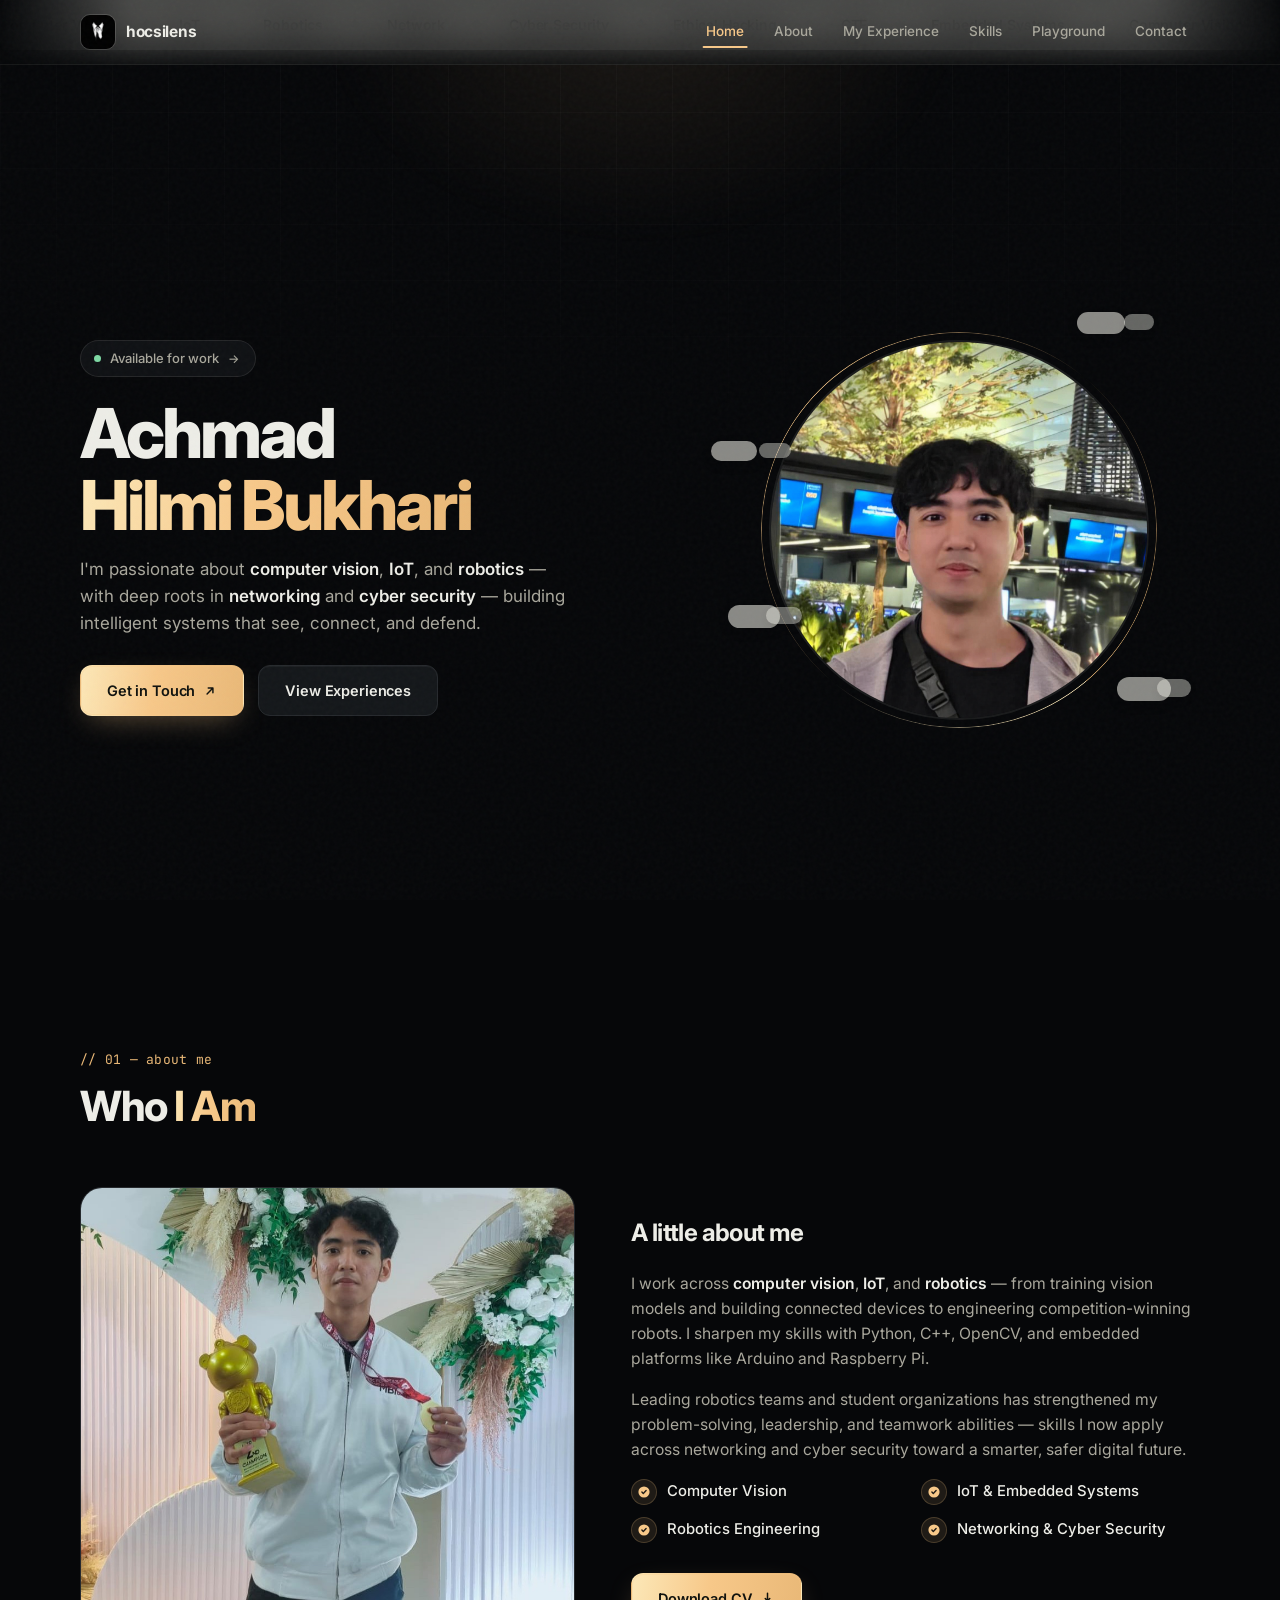
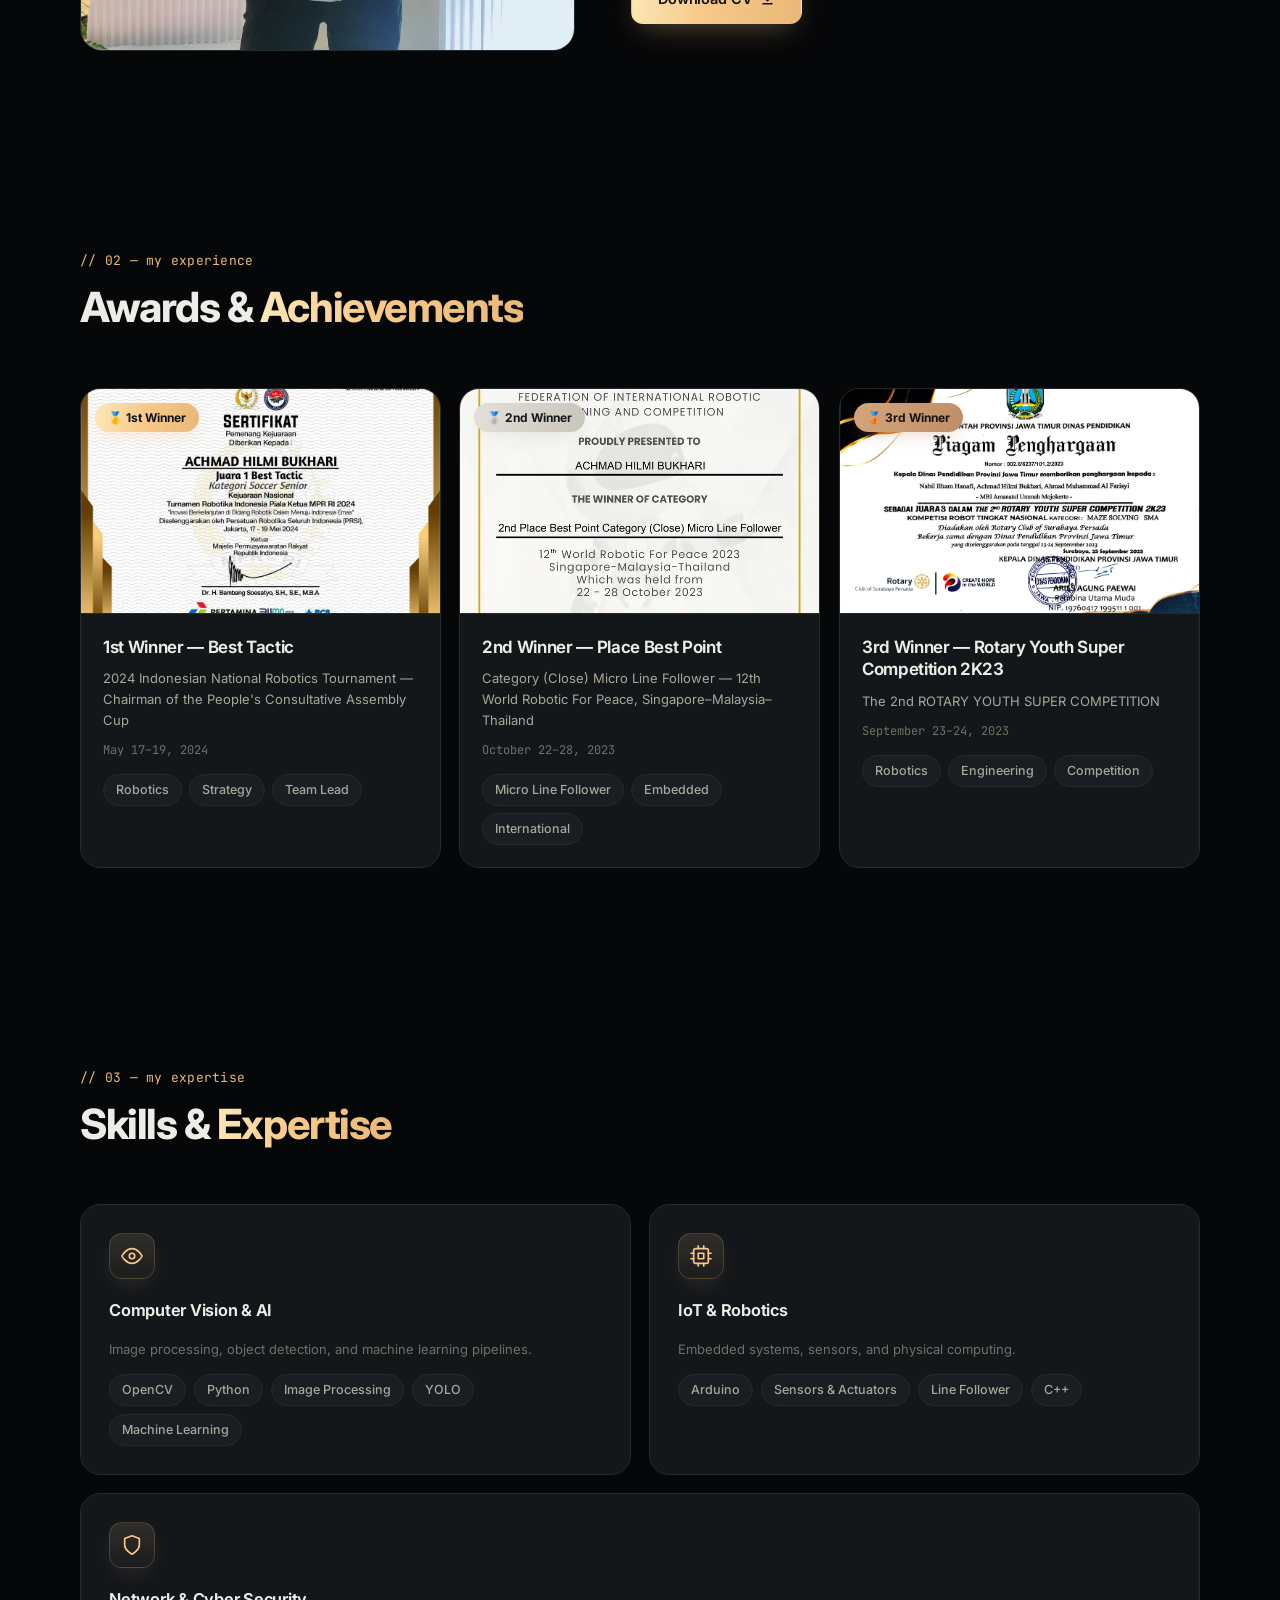
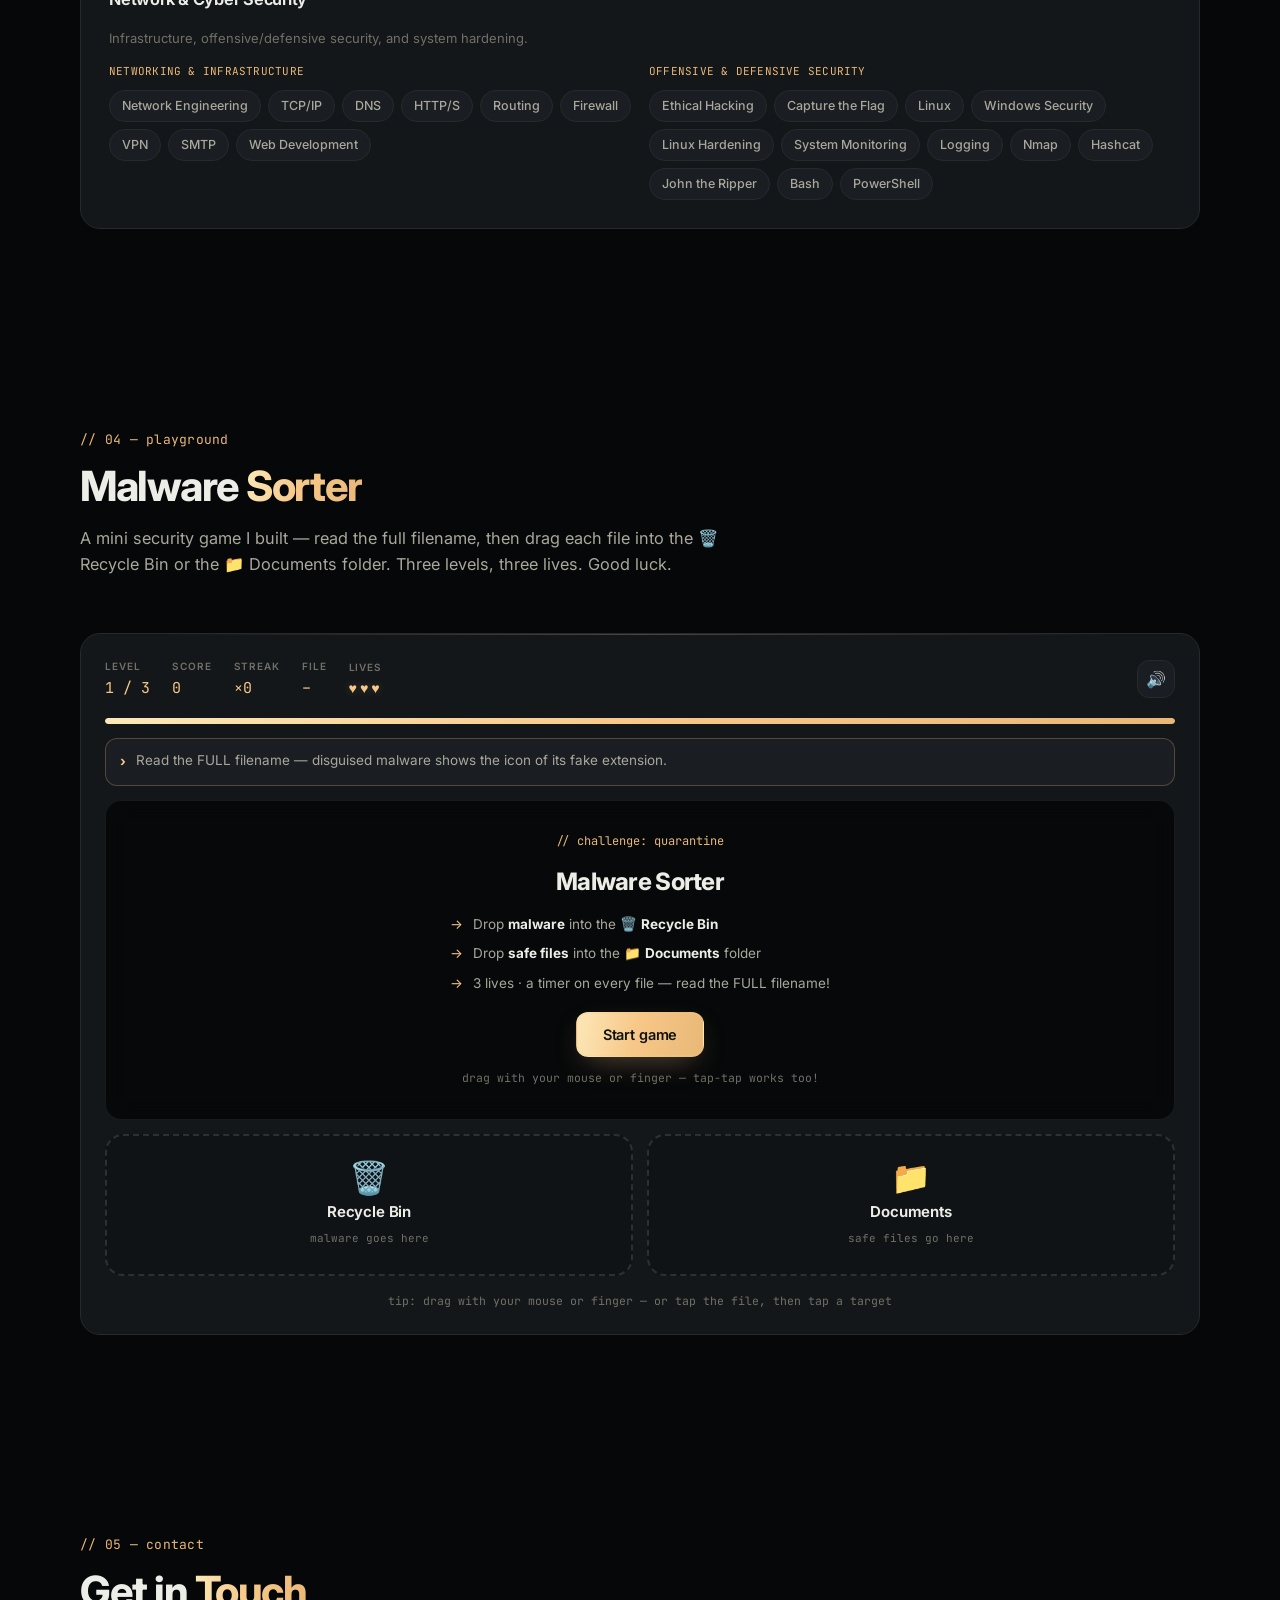
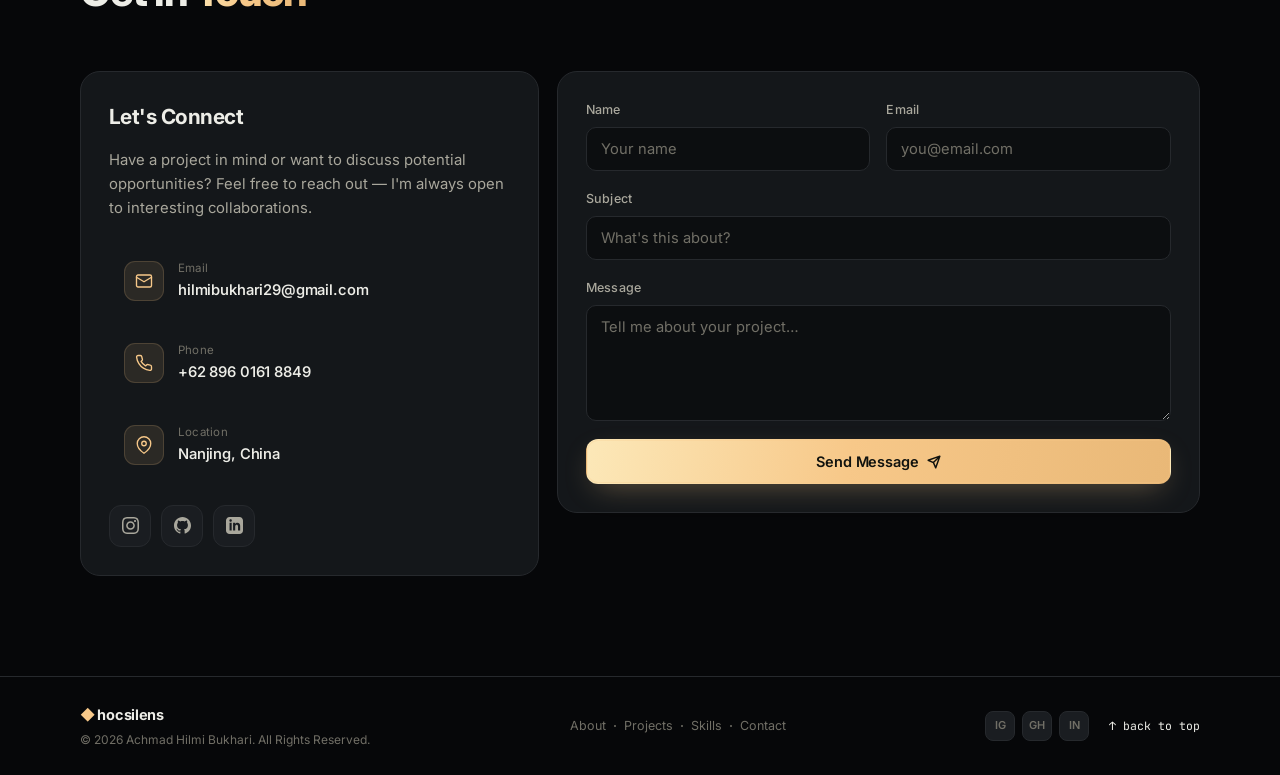
<file: index.html>
<!DOCTYPE html>
<html lang="en">
<head>
  <meta charset="UTF-8">
  <meta name="viewport" content="width=device-width, initial-scale=1.0">
  <title>Achmad Hilmi Bukhari — CV · IoT · Robotics · Network · Cyber</title>
  <meta name="description" content="Portfolio of Achmad Hilmi Bukhari — computer vision, IoT, robotics, networking, and cyber security.">

  <!-- Open Graph -->
  <meta property="og:title" content="Achmad Hilmi Bukhari">
  <meta property="og:description" content="Computer Vision · IoT · Robotics · Networking · Cyber Security">
  <meta property="og:image" content="https://hocsilens.dev/portofolio/foto/c.jpg">
  <meta property="og:type" content="website">

  <!-- Favicon -->
  <link rel="icon" href="foto/a.jpeg" sizes="any" type="image/jpeg">

  <link rel="preconnect" href="https://fonts.googleapis.com">
  <link rel="preconnect" href="https://fonts.gstatic.com" crossorigin>
  <link href="https://fonts.googleapis.com/css2?family=Inter:wght@400;500;600;700;800&family=JetBrains+Mono:wght@400;500&display=swap" rel="stylesheet">
  <link rel="stylesheet" href="style.css">
</head>
<body>

  <!-- Scroll progress bar -->
  <div id="scroll-progress" aria-hidden="true"></div>

  <!-- Ambient background -->
  <div class="bg-grid" aria-hidden="true"></div>
  <div class="bg-glow" aria-hidden="true"></div>
  <div class="bg-noise" aria-hidden="true"></div>

  <!-- ================= NAVBAR ================= -->
  <nav class="nav" aria-label="Main navigation">
    <div class="container nav-inner">

      <a href="#home" class="nav-logo">
        <img src="foto/a.jpeg" alt="hocsilens logo" class="nav-logo-img">
        <span>hocsilens</span>
      </a>

      <ul class="nav-links">
        <li><a href="#home" class="nav-link">Home</a></li>
        <li><a href="#about" class="nav-link">About</a></li>
        <li><a href="#projects" class="nav-link">My Experience</a></li>
        <li><a href="#skills" class="nav-link">Skills</a></li>
        <li><a href="#playground" class="nav-link">Playground</a></li>
        <li><a href="#contact" class="nav-link">Contact</a></li>
      </ul>

      <button class="nav-burger" id="mobile-menu-button" aria-label="Toggle menu" aria-expanded="false">
        <span></span><span></span>
      </button>

    </div>

    <div class="mobile-menu" id="mobile-menu">
      <a href="#home" class="mobile-link">Home</a>
      <a href="#about" class="mobile-link">About</a>
      <a href="#projects" class="mobile-link">My Experience</a>
      <a href="#skills" class="mobile-link">Skills</a>
      <a href="#playground" class="mobile-link">Playground</a>
      <a href="#contact" class="mobile-link">Contact</a>
    </div>
  </nav>

  <main>

    <!-- ================= CREAM MARQUEE BAND ================= -->
    <div class="marquee-band" aria-hidden="true">
      <div class="marquee-track">
        <span>Computer Vision</span><span class="dim">◆</span>
        <span>IoT</span><span class="dim">◆</span>
        <span>Robotics</span><span class="dim">◆</span>
        <span>Network</span><span class="dim">◆</span>
        <span>Cyber Security</span><span class="dim">◆</span>
        <span>Ethical Hacking</span><span class="dim">◆</span>
        <span>CTF</span><span class="dim">◆</span>
        <span>Embedded Systems</span><span class="dim">◆</span>
        <span>Computer Vision</span><span class="dim">◆</span>
        <span>IoT</span><span class="dim">◆</span>
        <span>Robotics</span><span class="dim">◆</span>
        <span>Network</span><span class="dim">◆</span>
        <span>Cyber Security</span><span class="dim">◆</span>
        <span>Ethical Hacking</span><span class="dim">◆</span>
        <span>CTF</span><span class="dim">◆</span>
        <span>Embedded Systems</span><span class="dim">◆</span>
      </div>
    </div>

    <!-- ================= HERO ================= -->
    <section id="home" class="hero section">
      <div class="container hero-grid">

        <!-- Badge — direct grid child (always first: desktop left, mobile top) -->
        <a href="#contact" class="badge reveal" style="--d:.05s">
          <span class="badge-dot"></span>
          Available for work
          <span class="badge-arrow">→</span>
        </a>

        <!-- Hero text — left column on desktop, below photo on mobile -->
        <div class="hero-text">
          <h1 class="hero-name reveal" style="--d:.12s">
            Achmad<br>
            <span class="text-gradient">Hilmi Bukhari</span>
          </h1>

          <p class="hero-desc reveal" style="--d:.28s">
            I'm passionate about <strong>computer vision</strong>, <strong>IoT</strong>, and
            <strong>robotics</strong> — with deep roots in <strong>networking</strong> and
            <strong>cyber security</strong> — building intelligent systems that see, connect, and defend.
          </p>

          <div class="hero-cta reveal" style="--d:.36s">
            <a href="#contact" class="btn btn-gold">
              Get in Touch
              <svg width="14" height="14" viewBox="0 0 24 24" fill="none" stroke="currentColor" stroke-width="2.5" stroke-linecap="round" stroke-linejoin="round"><path d="M7 17L17 7M9 7h8v8"/></svg>
            </a>
            <a href="#projects" class="btn btn-ghost">View Experiences</a>
          </div>
        </div>

        <!-- Hero photo — right column on desktop, middle on mobile -->
        <div class="hero-photo reveal" style="--d:.22s">
          <div class="hero-photo-glow" aria-hidden="true"></div>
          <div class="hero-photo-ring" aria-hidden="true"></div>
          <div class="hero-photo-frame circle">
            <img src="foto/c.jpg" alt="Portrait of Achmad Hilmi Bukhari" loading="eager"
                 style="object-position: 50% 18%;">
          </div>

          <!-- Clouds around photo — wiggles on hover/touch -->
          <div class="cloud cloud-1" aria-hidden="true"></div>
          <div class="cloud cloud-2" aria-hidden="true"></div>
          <div class="cloud cloud-3" aria-hidden="true"></div>
          <div class="cloud cloud-4" aria-hidden="true"></div>
        </div>

      </div>
    </section>

    <!-- ================= ABOUT ================= -->
    <section id="about" class="section section-pad">
      <div class="container">

        <header class="section-head reveal">
          <span class="section-eyebrow mono">// 01 — about me</span>
          <h2 class="section-title">Who <span class="text-gradient">I Am</span></h2>
        </header>

        <div class="about-grid">

          <div class="about-photo reveal" style="--d:.1s">
            <img src="gambar 2.jpg" alt="Achmad competing in a robotics tournament" loading="lazy">
          </div>

          <div class="about-body">
            <h3 class="reveal" style="--d:.15s">A little about me</h3>
            <p class="reveal" style="--d:.2s">
              I work across <strong>computer vision</strong>, <strong>IoT</strong>, and <strong>robotics</strong> —
              from training vision models and building connected devices to engineering competition-winning robots.
              I sharpen my skills with Python, C++, OpenCV, and embedded platforms like Arduino and Raspberry Pi.
            </p>
            <p class="reveal" style="--d:.25s">
              Leading robotics teams and student organizations has strengthened my problem-solving, leadership,
              and teamwork abilities — skills I now apply across networking and cyber security
              toward a smarter, safer digital future.
            </p>

            <div class="about-points">
              <div class="about-point reveal" style="--d:.3s">
                <span class="point-icon">
                  <svg width="14" height="14" viewBox="0 0 20 20" fill="currentColor"><path fill-rule="evenodd" d="M10 18a8 8 0 100-16 8 8 0 000 16zm3.707-9.293a1 1 0 00-1.414-1.414L9 10.586 7.707 9.293a1 1 0 00-1.414 1.414l2 2a1 1 0 001.414 0l4-4z" clip-rule="evenodd"/></svg>
                </span>
                Computer Vision
              </div>
              <div class="about-point reveal" style="--d:.35s">
                <span class="point-icon">
                  <svg width="14" height="14" viewBox="0 0 20 20" fill="currentColor"><path fill-rule="evenodd" d="M10 18a8 8 0 100-16 8 8 0 000 16zm3.707-9.293a1 1 0 00-1.414-1.414L9 10.586 7.707 9.293a1 1 0 00-1.414 1.414l2 2a1 1 0 001.414 0l4-4z" clip-rule="evenodd"/></svg>
                </span>
                IoT &amp; Embedded Systems
              </div>
              <div class="about-point reveal" style="--d:.4s">
                <span class="point-icon">
                  <svg width="14" height="14" viewBox="0 0 20 20" fill="currentColor"><path fill-rule="evenodd" d="M10 18a8 8 0 100-16 8 8 0 000 16zm3.707-9.293a1 1 0 00-1.414-1.414L9 10.586 7.707 9.293a1 1 0 00-1.414 1.414l2 2a1 1 0 001.414 0l4-4z" clip-rule="evenodd"/></svg>
                </span>
                Robotics Engineering
              </div>
              <div class="about-point reveal" style="--d:.45s">
                <span class="point-icon">
                  <svg width="14" height="14" viewBox="0 0 20 20" fill="currentColor"><path fill-rule="evenodd" d="M10 18a8 8 0 100-16 8 8 0 000 16zm3.707-9.293a1 1 0 00-1.414-1.414L9 10.586 7.707 9.293a1 1 0 00-1.414 1.414l2 2a1 1 0 001.414 0l4-4z" clip-rule="evenodd"/></svg>
                </span>
                Networking &amp; Cyber Security
              </div>
            </div>

            <a href="CV.pdf" class="btn btn-gold reveal" style="--d:.5s" download="Achmad-Hilmi-Bukhari-CV.pdf">
              Download CV
              <svg width="15" height="15" viewBox="0 0 20 20" fill="currentColor"><path fill-rule="evenodd" d="M3 17a1 1 0 011-1h12a1 1 0 110 2H4a1 1 0 01-1-1zm3.293-7.707a1 1 0 011.414 0L9 10.586V3a1 1 0 112 0v7.586l1.293-1.293a1 1 0 111.414 1.414l-3 3a1 1 0 01-1.414 0l-3-3a1 1 0 010-1.414z" clip-rule="evenodd"/></svg>
            </a>
          </div>

        </div>
      </div>
    </section>

    <!-- ================= PROJECTS ================= -->
    <section id="projects" class="section section-pad">
      <div class="container">

        <header class="section-head reveal">
          <span class="section-eyebrow mono">// 02 — my experience</span>
          <h2 class="section-title">Awards &amp; <span class="text-gradient">Achievements</span></h2>
        </header>

        <div class="projects-grid">

          <article class="project-card reveal tilt-card" style="--d:.05s">
            <div class="project-media">
              <img src="gambar-3.webp" alt="1st Winner Best Tactic — Indonesian National Robotics Tournament" loading="lazy">
              <span class="project-badge badge-gold">🥇 1st Winner</span>
            </div>
            <div class="project-body">
              <h3>1st Winner — Best Tactic</h3>
              <p class="project-sub" style="color:var(--text-2)">2024 Indonesian National Robotics Tournament — Chairman of the People's Consultative Assembly Cup</p>
              <p class="project-date mono">May 17–19, 2024</p>
              <div class="project-tags">
                <span class="tag">Robotics</span>
                <span class="tag">Strategy</span>
                <span class="tag">Team Lead</span>
              </div>
            </div>
          </article>

          <article class="project-card reveal tilt-card" style="--d:.15s">
            <div class="project-media">
              <img src="gambar-4.webp" alt="2nd Winner Place Best Point — World Robotic For Peace 2023" loading="lazy">
              <span class="project-badge badge-silver">🥈 2nd Winner</span>
            </div>
            <div class="project-body">
              <h3>2nd Winner — Place Best Point</h3>
              <p class="project-sub" style="color:var(--text-2)">Category (Close) Micro Line Follower — 12th World Robotic For Peace, Singapore–Malaysia–Thailand</p>
              <p class="project-date mono">October 22–28, 2023</p>
              <div class="project-tags">
                <span class="tag">Micro Line Follower</span>
                <span class="tag">Embedded</span>
                <span class="tag">International</span>
              </div>
            </div>
          </article>

          <article class="project-card reveal tilt-card" style="--d:.25s">
            <div class="project-media">
              <img src="gambar-5.webp" alt="3rd Winner — Rotary Youth Super Competition 2K23" loading="lazy">
              <span class="project-badge badge-bronze">🥉 3rd Winner</span>
            </div>
            <div class="project-body">
              <h3>3rd Winner — Rotary Youth Super Competition 2K23</h3>
              <p class="project-sub" style="color:var(--text-2)">The 2nd ROTARY YOUTH SUPER COMPETITION</p>
              <p class="project-date mono">September 23–24, 2023</p>
              <div class="project-tags">
                <span class="tag">Robotics</span>
                <span class="tag">Engineering</span>
                <span class="tag">Competition</span>
              </div>
            </div>
          </article>

        </div>
      </div>
    </section>

    <!-- ================= SKILLS — BENTO 2+1 ================= -->
    <section id="skills" class="section section-pad">
      <div class="container">

        <header class="section-head reveal">
          <span class="section-eyebrow mono">// 03 — my expertise</span>
          <h2 class="section-title">Skills &amp; <span class="text-gradient">Expertise</span></h2>
        </header>

        <div class="bento-skills">

          <!-- Computer Vision & AI -->
          <article class="skill-card reveal" style="--d:.05s">
            <div class="skill-icon">
              <svg width="22" height="22" viewBox="0 0 24 24" fill="none" stroke="currentColor" stroke-width="1.8" stroke-linecap="round" stroke-linejoin="round"><path d="M1 12s4-8 11-8 11 8 11 8-4 8-11 8-11-8-11-8z"/><circle cx="12" cy="12" r="3"/></svg>
            </div>
            <h3>Computer Vision &amp; AI</h3>
            <p class="skill-desc">Image processing, object detection, and machine learning pipelines.</p>
            <div class="skill-tags">
              <span class="tag">OpenCV</span>
              <span class="tag">Python</span>
              <span class="tag">Image Processing</span>
              <span class="tag">YOLO</span>
              <span class="tag">Machine Learning</span>
            </div>
          </article>

          <!-- IoT & Robotics -->
          <article class="skill-card reveal" style="--d:.15s">
            <div class="skill-icon">
              <svg width="22" height="22" viewBox="0 0 24 24" fill="none" stroke="currentColor" stroke-width="1.8" stroke-linecap="round" stroke-linejoin="round"><rect x="4" y="4" width="16" height="16" rx="2"/><rect x="9" y="9" width="6" height="6"/><path d="M9 1v3M15 1v3M9 20v3M15 20v3M1 9h3M1 15h3M20 9h3M20 15h3"/></svg>
            </div>
            <h3>IoT &amp; Robotics</h3>
            <p class="skill-desc">Embedded systems, sensors, and physical computing.</p>
            <div class="skill-tags">
              <span class="tag">Arduino</span>
              <span class="tag">Sensors &amp; Actuators</span>
              <span class="tag">Line Follower</span>
              <span class="tag">C++</span>
            </div>
          </article>

          <!-- Network & Cyber Security (full-width) -->
          <article class="skill-card skill-card-wide reveal" style="--d:.25s">
            <div class="skill-icon">
              <svg width="22" height="22" viewBox="0 0 24 24" fill="none" stroke="currentColor" stroke-width="1.8" stroke-linecap="round" stroke-linejoin="round"><path d="M12 22s8-4 8-10V5l-8-3-8 3v7c0 6 8 10 8 10z"/></svg>
            </div>
            <h3>Network &amp; Cyber Security</h3>
            <p class="skill-desc">Infrastructure, offensive/defensive security, and system hardening.</p>
            <div class="skill-wide-grid">
              <div class="skill-subcol">
                <span class="skill-subhead mono">networking &amp; infrastructure</span>
                <div class="skill-tags">
                  <span class="tag">Network Engineering</span>
                  <span class="tag">TCP/IP</span>
                  <span class="tag">DNS</span>
                  <span class="tag">HTTP/S</span>
                  <span class="tag">Routing</span>
                  <span class="tag">Firewall</span>
                  <span class="tag">VPN</span>
                  <span class="tag">SMTP</span>
                  <span class="tag">Web Development</span>
                </div>
              </div>
              <div class="skill-subcol">
                <span class="skill-subhead mono">offensive &amp; defensive security</span>
                <div class="skill-tags">
                  <span class="tag">Ethical Hacking</span>
                  <span class="tag">Capture the Flag</span>
                  <span class="tag">Linux</span>
                  <span class="tag">Windows Security</span>
                  <span class="tag">Linux Hardening</span>
                  <span class="tag">System Monitoring</span>
                  <span class="tag">Logging</span>
                  <span class="tag">Nmap</span>
                  <span class="tag">Hashcat</span>
                  <span class="tag">John the Ripper</span>
                  <span class="tag">Bash</span>
                  <span class="tag">PowerShell</span>
                </div>
              </div>
            </div>
          </article>

        </div>
      </div>
    </section>

    <!-- ================= PLAYGROUND ================= -->
    <section id="playground" class="section section-pad">
      <div class="container">

        <header class="section-head reveal">
          <span class="section-eyebrow mono">// 04 — playground</span>
          <h2 class="section-title">Malware <span class="text-gradient">Sorter</span></h2>
          <p class="section-desc">
            A mini security game I built — read the full filename, then drag each file into the
            🗑️ Recycle Bin or the 📁 Documents folder. Three levels, three lives. Good luck.
          </p>
        </header>

        <div class="game-shell reveal" style="--d:.1s">

          <div class="game-hud">
            <div class="hud-stat">
              <span class="hud-label">Level</span>
              <span class="hud-value mono" id="hud-level">1 / 3</span>
            </div>
            <div class="hud-stat">
              <span class="hud-label">Score</span>
              <span class="hud-value mono" id="hud-score">0</span>
            </div>
            <div class="hud-stat">
              <span class="hud-label">Streak</span>
              <span class="hud-value mono" id="hud-streak">×0</span>
            </div>
            <div class="hud-stat">
              <span class="hud-label">File</span>
              <span class="hud-value mono" id="hud-progress">–</span>
            </div>
            <div class="hud-stat">
              <span class="hud-label">Lives</span>
              <span class="hud-value hud-lives mono" id="hud-lives"></span>
            </div>
            <button class="hud-sound" id="hud-sound" type="button" aria-label="Mute sounds">🔊</button>
          </div>

          <div class="game-timer" aria-hidden="true"><div id="game-timer-fill"></div></div>

          <div class="game-feedback" id="game-feedback" data-type="info">
            <span id="feedback-icon">›</span>
            <span id="feedback-text">Read the FULL filename — disguised malware shows the icon of its fake extension.</span>
          </div>

          <div id="game-stage"></div>

          <div class="game-zones">
            <div class="drop-zone" data-zone="bin" tabindex="0" role="button" aria-label="Recycle Bin — drop malware here">
              <span class="zone-icon">🗑️</span>
              <span class="zone-name">Recycle Bin</span>
              <span class="zone-hint mono">malware goes here</span>
            </div>
            <div class="drop-zone" data-zone="docs" tabindex="0" role="button" aria-label="Documents — safe files go here">
              <span class="zone-icon">📁</span>
              <span class="zone-name">Documents</span>
              <span class="zone-hint mono">safe files go here</span>
            </div>
          </div>

          <p class="game-note mono">tip: drag with your mouse or finger — or tap the file, then tap a target</p>

        </div>
      </div>
    </section>

    <!-- ================= CONTACT ================= -->
    <section id="contact" class="section section-pad">
      <div class="container">

        <header class="section-head reveal">
          <span class="section-eyebrow mono">// 05 — contact</span>
          <h2 class="section-title">Get in <span class="text-gradient">Touch</span></h2>
        </header>

        <div class="contact-grid">

          <div class="contact-info reveal" style="--d:.05s">
            <h3>Let's Connect</h3>
            <p>
              Have a project in mind or want to discuss potential opportunities?
              Feel free to reach out — I'm always open to interesting collaborations.
            </p>

            <a href="mailto:hilmibukhari29@gmail.com" class="contact-row">
              <span class="contact-icon">
                <svg width="18" height="18" viewBox="0 0 24 24" fill="none" stroke="currentColor" stroke-width="1.8" stroke-linecap="round" stroke-linejoin="round"><rect x="2" y="4" width="20" height="16" rx="2"/><path d="M22 7l-10 6L2 7"/></svg>
              </span>
              <span>
                <small>Email</small>
                <strong>hilmibukhari29@gmail.com</strong>
              </span>
            </a>

            <a href="tel:+6289601618849" class="contact-row">
              <span class="contact-icon">
                <svg width="18" height="18" viewBox="0 0 24 24" fill="none" stroke="currentColor" stroke-width="1.8" stroke-linecap="round" stroke-linejoin="round"><path d="M22 16.92v3a2 2 0 01-2.18 2 19.79 19.79 0 01-8.63-3.07 19.5 19.5 0 01-6-6A19.79 19.79 0 012.12 4.18 2 2 0 014.11 2h3a2 2 0 012 1.72 12.84 12.84 0 00.7 2.81 2 2 0 01-.45 2.11L8.09 9.91a16 16 0 006 6l1.27-1.27a2 2 0 012.11-.45 12.84 12.84 0 002.81.7A2 2 0 0122 16.92z"/></svg>
              </span>
              <span>
                <small>Phone</small>
                <strong>+62 896 0161 8849</strong>
              </span>
            </a>

            <div class="contact-row">
              <span class="contact-icon">
                <svg width="18" height="18" viewBox="0 0 24 24" fill="none" stroke="currentColor" stroke-width="1.8" stroke-linecap="round" stroke-linejoin="round"><path d="M21 10c0 7-9 13-9 13s-9-6-9-13a9 9 0 0118 0z"/><circle cx="12" cy="10" r="3"/></svg>
              </span>
              <span>
                <small>Location</small>
                <strong>Nanjing, China</strong>
              </span>
            </div>

            <div class="contact-socials">
              <a href="https://www.instagram.com/hocsilens/" class="social-btn" aria-label="Instagram" target="_blank" rel="noopener">
                <svg width="17" height="17" viewBox="0 0 24 24" fill="currentColor"><path d="M12 2.163c3.204 0 3.584.012 4.85.07 3.252.148 4.771 1.691 4.919 4.919.058 1.265.069 1.645.069 4.849 0 3.205-.012 3.584-.069 4.849-.149 3.225-1.664 4.771-4.919 4.919-1.266.058-1.644.07-4.85.07-3.204 0-3.584-.012-4.849-.07-3.26-.149-4.771-1.699-4.919-4.92-.058-1.265-.07-1.644-.07-4.849 0-3.204.013-3.583.07-4.849.149-3.227 1.664-4.771 4.919-4.919 1.266-.057 1.645-.069 4.849-.069zm0-2.163c-3.259 0-3.667.014-4.947.072-4.358.2-6.78 2.618-6.98 6.98-.059 1.281-.073 1.689-.073 4.948 0 3.259.014 3.668.072 4.948.2 4.358 2.618 6.78 6.98 6.98 1.281.058 1.689.072 4.948.072 3.259 0 3.668-.014 4.948-.072 4.354-.2 6.782-2.618 6.979-6.98.059-1.28.073-1.689.073-4.948 0-3.259-.014-3.667-.072-4.947-.196-4.354-2.617-6.78-6.979-6.98-1.281-.059-1.69-.073-4.949-.073zm0 5.838c-3.403 0-6.162 2.759-6.162 6.162s2.759 6.163 6.162 6.163 6.162-2.759 6.162-6.163c0-3.403-2.759-6.162-6.162-6.162zm0 10.162c-2.209 0-4-1.79-4-4 0-2.209 1.791-4 4-4s4 1.791 4 4c0 2.21-1.791 4-4 4zm6.406-11.845c-.796 0-1.441.645-1.441 1.44s.645 1.44 1.441 1.44c.795 0 1.439-.645 1.439-1.44s-.644-1.44-1.439-1.44z"/></svg>
              </a>
              <a href="https://github.com/Healme29" class="social-btn" aria-label="GitHub" target="_blank" rel="noopener">
                <svg width="17" height="17" viewBox="0 0 24 24" fill="currentColor"><path d="M12 0c-6.626 0-12 5.373-12 12 0 5.302 3.438 9.8 8.207 11.387.599.111.793-.261.793-.577v-2.234c-3.338.726-4.033-1.416-4.033-1.416-.546-1.387-1.333-1.756-1.333-1.756-1.089-.745.083-.729.083-.729 1.205.084 1.839 1.237 1.839 1.237 1.07 1.834 2.807 1.304 3.492.997.107-.775.418-1.305.762-1.604-2.665-.305-5.467-1.334-5.467-5.931 0-1.311.469-2.381 1.236-3.221-.124-.303-.535-1.524.117-3.176 0 0 1.008-.322 3.301 1.23.957-.266 1.983-.399 3.003-.404 1.02.005 2.047.138 3.006.404 2.291-1.552 3.297-1.23 3.297-1.23.653 1.653.242 2.874.118 3.176.77.84 1.235 1.911 1.235 3.221 0 4.609-2.807 5.624-5.479 5.921.43.372.823 1.102.823 2.222v3.293c0 .319.192.694.801.576 4.765-1.589 8.199-6.086 8.199-11.386 0-6.627-5.373-12-12-12z"/></svg>
              </a>
              <a href="https://www.linkedin.com/in/achmad-hilmi-bukhari-0192b836a" class="social-btn" aria-label="LinkedIn" target="_blank" rel="noopener">
                <svg width="17" height="17" viewBox="0 0 24 24" fill="currentColor"><path d="M19 0h-14c-2.761 0-5 2.239-5 5v14c0 2.761 2.239 5 5 5h14c2.762 0 5-2.239 5-5v-14c0-2.761-2.238-5-5-5zm-11 19h-3v-11h3v11zm-1.5-12.268c-.966 0-1.75-.79-1.75-1.764s.784-1.764 1.75-1.764 1.75.79 1.75 1.764-.783 1.764-1.75 1.764zm13.5 12.268h-3v-5.604c0-3.368-4-3.113-4 0v5.604h-3v-11h3v1.765c1.396-2.586 7-2.777 7 2.476v6.759z"/></svg>
              </a>
            </div>
          </div>

          <form class="contact-form reveal" style="--d:.15s" action="https://formsubmit.co/hilmibukhari29@gmail.com" method="POST">
            <input type="hidden" name="_captcha" value="false">
            <input type="hidden" name="_subject" value="New message from portfolio — hocsilens.dev">

            <div class="form-row">
              <div class="form-field">
                <label for="name">Name</label>
                <input type="text" id="name" name="name" placeholder="Your name" required>
              </div>
              <div class="form-field">
                <label for="email">Email</label>
                <input type="email" id="email" name="email" placeholder="you@email.com" required>
              </div>
            </div>

            <div class="form-field">
              <label for="subject">Subject</label>
              <input type="text" id="subject" name="subject" placeholder="What's this about?" required>
            </div>

            <div class="form-field">
              <label for="message">Message</label>
              <textarea id="message" name="message" rows="5" placeholder="Tell me about your project…" required></textarea>
            </div>

            <button type="submit" class="btn btn-gold btn-block">
              Send Message
              <svg width="14" height="14" viewBox="0 0 24 24" fill="none" stroke="currentColor" stroke-width="2.5" stroke-linecap="round" stroke-linejoin="round"><path d="M22 2L11 13M22 2l-7 20-4-9-9-4 20-7z"/></svg>
            </button>
          </form>

        </div>
      </div>
    </section>

  </main>

  <!-- ================= FOOTER ================= -->
  <footer class="footer">
    <div class="container footer-inner">
      <div class="footer-col">
        <span class="footer-logo"><span class="gold">◆</span> hocsilens</span>
        <p class="footer-copy">© <span id="year"></span> Achmad Hilmi Bukhari. All Rights Reserved.</p>
      </div>
      <div class="footer-links">
        <a href="#about">About</a>
        <span class="footer-div"></span>
        <a href="#projects">Projects</a>
        <span class="footer-div"></span>
        <a href="#skills">Skills</a>
        <span class="footer-div"></span>
        <a href="#contact">Contact</a>
      </div>
      <div class="footer-social">
        <a href="https://www.instagram.com/hocsilens/" target="_blank" rel="noopener" aria-label="Instagram">IG</a>
        <a href="https://github.com/Healme29" target="_blank" rel="noopener" aria-label="GitHub">GH</a>
        <a href="https://www.linkedin.com/in/achmad-hilmi-bukhari-0192b836a" target="_blank" rel="noopener" aria-label="LinkedIn">IN</a>
      </div>
      <a href="#home" class="footer-back"><span class="mono">↑ back to top</span></a>
    </div>
  </footer>

  <script src="script.js"></script>
  <script src="game.js"></script>
</body>
</html>
</file>
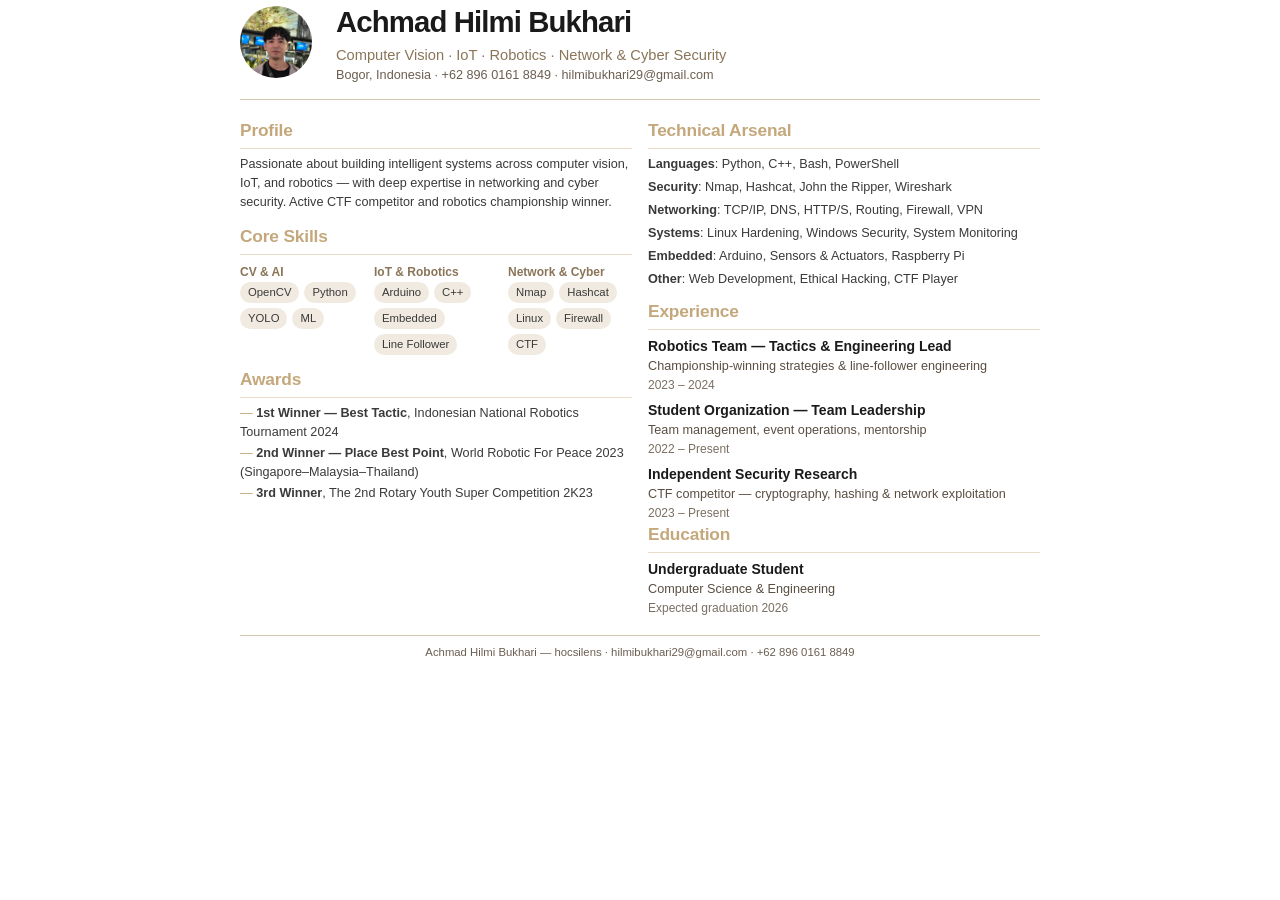
<file: cv-source.html>
<!DOCTYPE html>
<html lang="en">
<head>
<meta charset="UTF-8">
<title>Achmad Hilmi Bukhari — CV</title>
<style>
  @page { margin: 22mm 26mm; size: A4; }
  * { box-sizing: border-box; margin: 0; padding: 0; }
  body { font-family: Inter, -apple-system, 'Segoe UI', sans-serif; background: #fff; color: #1A1A1A; line-height: 1.5; font-size: 10.5pt; }
  .page { max-width: 800px; margin: 0 auto; padding: 0; }

  header { display: flex; gap: 24px; align-items: center; margin-bottom: 18px; border-bottom: 1px solid #D4C8B0; padding-bottom: 14px; }
  .ava { width: 72px; height: 72px; border-radius: 50%; object-fit: cover; }
  .ht { flex: 1; }
  .ht h1 { font-size: 22pt; font-weight: 750; letter-spacing: -0.03em; }
  .ht .role { font-size: 11pt; color: #8A7558; }
  .ht .loc { font-size: 9.5pt; color: #6B5E51; }

  h2 { font-size: 13pt; font-weight: 700; margin-bottom: 6px; color: #C4A87C; letter-spacing: -0.01em; border-bottom: 1px solid #E8DCC8; padding-bottom: 4px; }
  .sec { margin-bottom: 12px; }

  .grid2 { display: grid; grid-template-columns: 1fr 1fr; gap: 16px; }
  .grid3 { display: grid; grid-template-columns: repeat(3, 1fr); gap: 10px; }

  .item h3 { font-size: 10.5pt; font-weight: 650; }
  .item .sub { font-size: 9.5pt; color: #5A4E42; }
  .item .date { font-size: 9pt; color: #7A6F62; }

  ul { list-style: none; padding-left: 0; }
  ul li::before { content: "— "; color: #C4A87C; font-weight: 500; }
  ul li { font-size: 9.5pt; color: #3A3A3A; margin-bottom: 2px; }

  .pills { display: flex; flex-wrap: wrap; gap: 5px; }
  .pills span { font-size: 8.5pt; padding: 2px 8px; border-radius: 99px; background: #F0EAE0; color: #3A3A3A; }

  .footer { margin-top: 18px; border-top: 1px solid #D4C8B0; padding-top: 8px; font-size: 8.5pt; text-align: center; color: #6B5E51; }

  @media print { .page { max-width: none; } }
</style>
</head>
<body>
<div class="page">

<header>
  <img src="foto/c.jpg" alt="" class="ava" style="object-position: 50% 14%;">
  <div class="ht">
    <h1>Achmad Hilmi Bukhari</h1>
    <div class="role">Computer Vision · IoT · Robotics · Network &amp; Cyber Security</div>
    <div class="loc">Bogor, Indonesia · +62 896 0161 8849 · hilmibukhari29@gmail.com</div>
  </div>
</header>

<div class="grid2">

<div>
<h2>Profile</h2>
<p style="font-size:9.5pt;color:#3A3A3A;margin-bottom:12px">
  Passionate about building intelligent systems across computer vision, IoT, and robotics — with deep expertise in
  networking and cyber security. Active CTF competitor and robotics championship winner.
</p>

<h2>Core Skills</h2>
<div class="grid3" style="margin-bottom:12px">
  <div>
    <strong style="font-size:9pt;color:#8A7558">CV &amp; AI</strong>
    <div class="pills">
      <span>OpenCV</span><span>Python</span><span>YOLO</span><span>ML</span>
    </div>
  </div>
  <div>
    <strong style="font-size:9pt;color:#8A7558">IoT &amp; Robotics</strong>
    <div class="pills">
      <span>Arduino</span><span>C++</span><span>Embedded</span><span>Line Follower</span>
    </div>
  </div>
  <div>
    <strong style="font-size:9pt;color:#8A7558">Network &amp; Cyber</strong>
    <div class="pills">
      <span>Nmap</span><span>Hashcat</span><span>Linux</span><span>Firewall</span><span>CTF</span>
    </div>
  </div>
</div>

<h2>Awards</h2>
<ul>
  <li><strong>1st Winner — Best Tactic</strong>, Indonesian National Robotics Tournament 2024</li>
  <li><strong>2nd Winner — Place Best Point</strong>, World Robotic For Peace 2023 (Singapore–Malaysia–Thailand)</li>
  <li><strong>3rd Winner</strong>, The 2nd Rotary Youth Super Competition 2K23</li>
</ul>
</div>

<div>
<h2>Technical Arsenal</h2>
<div style="margin-bottom:10px">
  <div style="font-size:9.5pt;color:#3A3A3A;margin-bottom:4px"><strong>Languages</strong>: Python, C++, Bash, PowerShell</div>
  <div style="font-size:9.5pt;color:#3A3A3A;margin-bottom:4px"><strong>Security</strong>: Nmap, Hashcat, John the Ripper, Wireshark</div>
  <div style="font-size:9.5pt;color:#3A3A3A;margin-bottom:4px"><strong>Networking</strong>: TCP/IP, DNS, HTTP/S, Routing, Firewall, VPN</div>
  <div style="font-size:9.5pt;color:#3A3A3A;margin-bottom:4px"><strong>Systems</strong>: Linux Hardening, Windows Security, System Monitoring</div>
  <div style="font-size:9.5pt;color:#3A3A3A;margin-bottom:4px"><strong>Embedded</strong>: Arduino, Sensors &amp; Actuators, Raspberry Pi</div>
  <div style="font-size:9.5pt;color:#3A3A3A;margin-bottom:4px"><strong>Other</strong>: Web Development, Ethical Hacking, CTF Player</div>
</div>

<h2>Experience</h2>
<div class="item">
  <h3>Robotics Team — Tactics &amp; Engineering Lead</h3>
  <div class="sub">Championship-winning strategies &amp; line-follower engineering</div>
  <div class="date">2023 – 2024</div>
</div>
<div class="item" style="margin-top:6px">
  <h3>Student Organization — Team Leadership</h3>
  <div class="sub">Team management, event operations, mentorship</div>
  <div class="date">2022 – Present</div>
</div>
<div class="item" style="margin-top:6px">
  <h3>Independent Security Research</h3>
  <div class="sub">CTF competitor — cryptography, hashing &amp; network exploitation</div>
  <div class="date">2023 – Present</div>
</div>

<h2>Education</h2>
<div class="item">
  <h3>Undergraduate Student</h3>
  <div class="sub">Computer Science &amp; Engineering</div>
  <div class="date">Expected graduation 2026</div>
</div>
</div>

</div>

<div class="footer">Achmad Hilmi Bukhari — hocsilens · hilmibukhari29@gmail.com · +62 896 0161 8849</div>
</div>
</body>
</html>
</file>
<file: style.css>
/* ==========================================================================
   PORTFOLIO — BLACK · IVORY · APRICOT GOLD · POLISHED EDITION
   Palette: bg #060709 · surface #14171A · border #26292D
            text #EDEDE7 · gold #F7C889 · deep gold #E9B877 · cream #F6F4EC
   ========================================================================== */

/* ---------- Tokens ---------- */
:root {
  --bg: #060709;
  --surface: #14171A;
  --surface-2: #1A1D21;
  --border: #26292D;

  --text: #EDEDE7;
  --text-2: #A9A79C;
  --text-3: #716F66;

  --gold: #F7C889;
  --gold-hi: #FCE8B8;
  --gold-deep: #E9B877;
  --gold-soft: rgba(247, 200, 137, 0.10);
  --gold-glow: rgba(247, 200, 137, 0.22);

  --green: #7ED9A4;
  --red: #E8747C;

  --cream: #F6F4EC;

  --font: 'Inter', -apple-system, BlinkMacSystemFont, 'Segoe UI', sans-serif;
  --mono: 'JetBrains Mono', 'SF Mono', Consolas, monospace;

  --r-lg: 20px;
  --r-md: 14px;
  --r-sm: 10px;

  --ease: cubic-bezier(0.16, 1, 0.3, 1);
  --ease-2: cubic-bezier(0.4, 0, 0.2, 1);
}

/* ---------- Reset ---------- */
*, *::before, *::after { box-sizing: border-box; margin: 0; padding: 0; }

html { scroll-behavior: smooth; }

body {
  font-family: var(--font);
  background: var(--bg);
  color: var(--text);
  line-height: 1.6;
  -webkit-font-smoothing: antialiased;
  text-rendering: optimizeLegibility;
  overflow-x: hidden;
}

img { display: block; max-width: 100%; }
a { color: inherit; text-decoration: none; }
ul { list-style: none; }
button { font-family: inherit; cursor: pointer; background: none; border: none; color: inherit; }

::selection { background: var(--gold); color: #0A0A0A; }

.mono { font-family: var(--mono); }
.gold { color: var(--gold); }

.text-gradient {
  background: linear-gradient(100deg, var(--gold-hi) 0%, var(--gold) 45%, var(--gold-deep) 100%);
  -webkit-background-clip: text;
  background-clip: text;
  -webkit-text-fill-color: transparent;
  color: transparent;
}

/* ==========================================================================
   SCROLL PROGRESS
   ========================================================================== */
#scroll-progress {
  position: fixed;
  top: 0;
  left: 0;
  right: 0;
  z-index: 99;
  height: 2px;
  background: linear-gradient(90deg, var(--gold), var(--gold-deep));
  transform-origin: 0 0;
  transform: scaleX(0);
  transition: transform 0.3s var(--ease-2);
  will-change: transform;
}

/* ==========================================================================
   CUSTOM SCROLLBAR
   ========================================================================== */
::-webkit-scrollbar { width: 8px; }
::-webkit-scrollbar-track { background: rgba(246, 244, 236, 0.02); }
::-webkit-scrollbar-thumb {
  background: linear-gradient(180deg, var(--gold-soft), rgba(233, 184, 119, 0.3));
  border-radius: 9px;
  border: 1px solid transparent;
  transition: background 0.3s;
}
::-webkit-scrollbar-thumb:hover {
  background: linear-gradient(180deg, var(--gold), var(--gold-deep));
}

@supports (scrollbar-width: thin) {
  * { scrollbar-width: thin; scrollbar-color: var(--gold-glow) transparent; }
}

/* ==========================================================================
   AMBIENT BACKGROUND
   ========================================================================== */
.bg-grid {
  position: fixed;
  inset: 0;
  z-index: -3;
  background-image:
    linear-gradient(rgba(246, 244, 236, 0.025) 1px, transparent 1px),
    linear-gradient(90deg, rgba(246, 244, 236, 0.025) 1px, transparent 1px);
  background-size: 56px 56px;
  mask-image: radial-gradient(ellipse 90% 55% at 50% 0%, black 30%, transparent 100%);
  -webkit-mask-image: radial-gradient(ellipse 90% 55% at 50% 0%, black 30%, transparent 100%);
  pointer-events: none;
}

.bg-glow {
  position: fixed;
  z-index: -2;
  top: -300px;
  left: 50%;
  width: 860px;
  height: 620px;
  transform: translateX(-50%);
  background: radial-gradient(closest-side, rgba(247, 200, 137, 0.09), rgba(233, 184, 119, 0.04) 45%, transparent 75%);
  filter: blur(10px);
  pointer-events: none;
}

.bg-noise {
  position: fixed;
  inset: 0;
  z-index: 100;
  opacity: 0.030;
  pointer-events: none;
  background-image: url("data:image/svg+xml,%3Csvg viewBox='0 0 256 256' xmlns='http://www.w3.org/2000/svg'%3E%3Cfilter id='n'%3E%3CfeTurbulence type='fractalNoise' baseFrequency='0.85' numOctaves='3' stitchTiles='stitch'/%3E%3C/filter%3E%3Crect width='100%25' height='100%25' filter='url(%23n)'/%3E%3C/svg%3E");
}

/* ---------- Layout ---------- */
.container { width: min(1120px, calc(100% - 48px)); margin-inline: auto; }
.section-pad { padding: 100px 0; }
section { scroll-margin-top: 84px; }

/* ---------- Reveal ---------- */
.reveal {
  opacity: 0;
  transform: translateY(26px);
  transition:
    opacity 0.9s var(--ease) var(--d, 0s),
    transform 0.9s var(--ease) var(--d, 0s);
  will-change: opacity, transform;
}
.reveal.visible { opacity: 1; transform: translateY(0); }

@media (prefers-reduced-motion: reduce) {
  html { scroll-behavior: auto; }
  .reveal { transition: none; opacity: 1; transform: none; }
  .nav-logo, .nav-link, .cloud, .hero-photo-ring { animation: none !important; }
  * { animation-duration: 0.01ms !important; }
}

/* ==========================================================================
   NAVBAR
   ========================================================================== */
.nav {
  position: fixed;
  top: 0;
  left: 0;
  right: 0;
  z-index: 90;
  background: rgba(6, 7, 9, 0.72);
  -webkit-backdrop-filter: blur(16px) saturate(1.3);
  backdrop-filter: blur(16px) saturate(1.3);
  border-bottom: 1px solid rgba(246, 244, 236, 0.06);
}

.nav-inner {
  display: flex;
  align-items: center;
  justify-content: space-between;
  height: 64px;
  gap: 16px;
}

.nav-logo {
  display: flex;
  align-items: center;
  gap: 10px;
  font-weight: 700;
  font-size: 15.5px;
  letter-spacing: -0.02em;
}

.nav-logo-img {
  width: 36px;
  height: 36px;
  border-radius: 10px;
  object-fit: cover;
  border: 1px solid rgba(246, 244, 236, 0.14);
  transition: transform 0.35s var(--ease), border-color 0.35s var(--ease-2);
}
.nav-logo:hover .nav-logo-img {
  transform: rotate(-4deg) scale(1.05);
  border-color: rgba(247, 200, 137, 0.45);
}

.nav-links { display: flex; align-items: center; gap: 4px; }

.nav-link {
  position: relative;
  font-size: 13.5px;
  font-weight: 500;
  color: var(--text-2);
  padding: 8px 13px;
  border-radius: 999px;
  transition: color 0.25s var(--ease-2), background 0.25s var(--ease-2);
}
.nav-link::after {
  content: '';
  position: absolute;
  left: 50%;
  bottom: 3px;
  width: 0;
  height: 1.5px;
  transform: translateX(-50%);
  background: var(--gold);
  border-radius: 2px;
  transition: width 0.3s var(--ease-2);
}
.nav-link:hover { color: var(--text); background: rgba(246, 244, 236, 0.06); }
.nav-link:hover::after { width: 60%; }
.nav-link.active { color: var(--gold); }
.nav-link.active::after { width: 70%; }

/* --- Navbar gentle wave --- */
.nav-link {
  display: inline-block;
  animation: navWave 5s cubic-bezier(0.45, 0.05, 0.55, 0.95) infinite;
  animation-delay: var(--nd, 0s);
}
.nav-logo {
  animation: navWave 5s cubic-bezier(0.45, 0.05, 0.55, 0.95) infinite;
  animation-delay: var(--nd, 0s);
}
.nav-logo { --nd: 0s; }
.nav-links li:nth-child(1) { --nd: 0.3s; }
.nav-links li:nth-child(2) { --nd: 0.6s; }
.nav-links li:nth-child(3) { --nd: 0.9s; }
.nav-links li:nth-child(4) { --nd: 1.2s; }
.nav-links li:nth-child(5) { --nd: 1.5s; }
.nav-links li:nth-child(6) { --nd: 1.8s; }

@keyframes navWave {
  0%, 100% { transform: translateY(0) translateX(0); }
  25% { transform: translateY(-2.5px) translateX(1.5px); }
  50% { transform: translateY(0) translateX(0); }
  75% { transform: translateY(2.5px) translateX(-1.5px); }
}

.nav-burger {
  display: none;
  flex-direction: column;
  justify-content: center;
  gap: 5px;
  width: 42px;
  height: 42px;
  border-radius: 12px;
  border: 1px solid var(--border);
  background: var(--surface);
  transition: border-color 0.25s var(--ease-2);
}
.nav-burger span {
  display: block;
  width: 16px;
  height: 1.6px;
  margin-inline: auto;
  background: var(--text);
  border-radius: 2px;
  transition: transform 0.3s var(--ease);
}
.nav-burger:hover { border-color: var(--gold-deep); }
.nav-burger.open span:nth-child(1) { transform: translateY(3.3px) rotate(45deg); }
.nav-burger.open span:nth-child(2) { transform: translateY(-3.3px) rotate(-45deg); }

.mobile-menu {
  display: none;
  flex-direction: column;
  gap: 4px;
  padding: 12px 16px 16px;
  border-bottom: 1px solid rgba(246, 244, 236, 0.06);
  background: rgba(8, 9, 11, 0.96);
  -webkit-backdrop-filter: blur(20px);
  backdrop-filter: blur(20px);
}
.mobile-menu.open { display: flex; }

.mobile-link {
  padding: 12px 16px;
  border-radius: 12px;
  font-size: 14.5px;
  font-weight: 500;
  color: var(--text-2);
  transition: background 0.25s var(--ease-2), color 0.25s var(--ease-2);
}
.mobile-link:hover { background: rgba(246, 244, 236, 0.05); color: var(--text); }

/* ==========================================================================
   BUTTONS
   ========================================================================== */
.btn {
  display: inline-flex;
  align-items: center;
  justify-content: center;
  gap: 8px;
  padding: 13px 26px;
  border-radius: 12px;
  font-size: 14.5px;
  font-weight: 600;
  letter-spacing: -0.01em;
  border: 1px solid transparent;
  transition: transform 0.35s var(--ease), box-shadow 0.35s var(--ease), border-color 0.35s var(--ease), background 0.35s var(--ease);
}

.btn-gold {
  background: linear-gradient(100deg, var(--gold-hi) 0%, var(--gold) 45%, var(--gold-deep) 100%);
  color: #10120E;
  box-shadow: 0 0 0 1px rgba(247, 200, 137, 0.25) inset, 0 10px 30px -10px rgba(247, 200, 137, 0.4);
}
.btn-gold:hover {
  transform: translateY(-2px);
  box-shadow: 0 0 0 1px rgba(247, 200, 137, 0.5) inset, 0 16px 44px -10px rgba(247, 200, 137, 0.55);
}
.btn-gold:active { transform: translateY(0); }

.btn-ghost {
  background: var(--surface);
  color: var(--text);
  border-color: var(--border);
  box-shadow: 0 1px 0 rgba(246, 244, 236, 0.04) inset;
}
.btn-ghost:hover {
  transform: translateY(-2px);
  border-color: var(--gold-deep);
  background: var(--surface-2);
  box-shadow: 0 12px 34px -14px rgba(233, 184, 119, 0.35);
}

.btn-block { width: 100%; }

/* ==========================================================================
   CREAM MARQUEE BAND
   ========================================================================== */
.marquee-band {
  position: relative;
  z-index: 5;
  background: var(--cream);
  color: #15171A;
  overflow: hidden;
  padding: 14px 0;
  mask-image: linear-gradient(90deg, transparent, black 10%, black 90%, transparent);
  -webkit-mask-image: linear-gradient(90deg, transparent, black 10%, black 90%, transparent);
}

.marquee-track {
  display: flex;
  align-items: center;
  gap: 26px;
  width: max-content;
  animation: marquee 30s linear infinite;
}
.marquee-band:hover .marquee-track { animation-play-state: paused; }

.marquee-track span { white-space: nowrap; font-size: 14px; font-weight: 600; letter-spacing: -0.01em; }
.marquee-track .dim { color: rgba(21, 23, 26, 0.25); font-size: 11px; }

@keyframes marquee { to { transform: translateX(-50%); } }

/* ==========================================================================
   HERO
   ========================================================================== */
.hero {
  min-height: 100vh;
  display: flex;
  align-items: center;
  padding: 150px 0 90px;
}

.hero-grid {
  display: grid;
  grid-template-columns: 1.1fr 0.9fr;
  grid-template-rows: auto 1fr;
  grid-template-areas:
    "badge photo"
    "text  photo";
  column-gap: 50px;
  row-gap: 20px;
}

/* ------- Hero text ------- */
.badge {
  grid-area: badge;
  justify-self: start;
  width: fit-content;
  display: inline-flex;
  align-items: center;
  gap: 9px;
  padding: 7px 16px 7px 13px;
  font-size: 13px;
  font-weight: 500;
  color: var(--text-2);
  background: rgba(20, 23, 26, 0.72);
  border: 1px solid rgba(246, 244, 236, 0.09);
  border-radius: 999px;
  -webkit-backdrop-filter: blur(12px);
  backdrop-filter: blur(12px);
  transition: border-color 0.35s var(--ease-2), color 0.35s var(--ease-2), box-shadow 0.35s var(--ease-2), transform 0.35s var(--ease);
}
.badge:hover {
  border-color: rgba(247, 200, 137, 0.35);
  color: var(--text);
  transform: translateY(-1px);
  box-shadow: 0 8px 28px -12px rgba(247, 200, 137, 0.35);
}

.badge-dot {
  width: 7px;
  height: 7px;
  border-radius: 50%;
  background: var(--green);
  animation: pulse 2.2s var(--ease-2) infinite;
}
@keyframes pulse {
  0% { box-shadow: 0 0 0 0 rgba(126, 217, 164, 0.55); }
  70% { box-shadow: 0 0 0 9px rgba(126, 217, 164, 0); }
  100% { box-shadow: 0 0 0 0 rgba(126, 217, 164, 0); }
}

.badge-arrow { font-size: 12px; transition: transform 0.3s var(--ease); }
.badge:hover .badge-arrow { transform: translateX(3px); }

.hero-name {
  font-size: clamp(2.7rem, 6vw, 4.3rem);
  font-weight: 800;
  line-height: 1.05;
  letter-spacing: -0.045em;
  margin-bottom: 14px;
}

.hero-text {
  grid-area: text;
  align-self: start;
}

.hero-desc {
  max-width: 500px;
  font-size: 1.06rem;
  color: var(--text-2);
  margin-bottom: 28px;
}
.hero-desc strong { color: var(--text); font-weight: 600; }

.hero-cta { display: flex; flex-wrap: wrap; gap: 14px; }

/* ------- Hero photo — circle + ring + glow ------- */
.hero-photo {
  grid-area: photo;
  position: relative;
  justify-self: center;
  width: 380px;
  height: 380px;
}

.hero-photo-glow {
  position: absolute;
  inset: 0 -10% -6% -10%;
  z-index: -1;
  background: radial-gradient(closest-side, rgba(247, 200, 137, 0.12), transparent 72%);
  filter: blur(24px);
  pointer-events: none;
}

.hero-photo-ring {
  position: absolute;
  inset: -8px;
  z-index: 2;
  border-radius: 50%;
  border: 1px solid transparent;
  background:
    linear-gradient(var(--bg), var(--bg)) padding-box,
    conic-gradient(from 140deg, var(--gold-hi), transparent 22%, var(--gold) 48%, transparent 72%, var(--gold-deep)) border-box;
  -webkit-mask: linear-gradient(#000 0 0) padding-box, linear-gradient(#000 0 0);
  -webkit-mask-composite: xor;
  mask-composite: exclude;
  animation: ringSpin 14s linear infinite paused;
  pointer-events: none;
}
@keyframes ringSpin { to { transform: rotate(360deg); } }
.hero:hover .hero-photo-ring { animation-play-state: running; }

.hero-photo-frame.circle {
  width: 100%;
  height: 100%;
  border-radius: 50%;
  overflow: hidden;
  border: 2px solid rgba(246, 244, 236, 0.08);
  position: relative;
}
.hero-photo-frame.circle img {
  width: 100%;
  height: 100%;
  object-fit: cover;
  filter: saturate(1.04);
  transition: transform 0.8s var(--ease), filter 0.6s var(--ease-2);
}
.hero-photo-frame.circle:hover img { transform: scale(1.06); filter: saturate(1.1); }

/* --- Clouds around hero photo --- */
.cloud {
  position: absolute;
  z-index: 3;
  width: 90px;
  height: 40px;
  pointer-events: auto;
  cursor: pointer;
}
.cloud:hover {
  animation: cloudWiggle 0.6s ease infinite;
}

.cloud::before {
  content: '';
  position: absolute;
  width: 56px;
  height: 24px;
  border-radius: 24px;
  background: rgba(246, 244, 236, 0.55);
  box-shadow: 0 4px 14px -4px rgba(0, 0, 0, 0.25);
}
.cloud::after {
  content: '';
  position: absolute;
  width: 40px;
  height: 18px;
  border-radius: 18px;
  background: rgba(246, 244, 236, 0.4);
  box-shadow: 0 4px 12px -4px rgba(0, 0, 0, 0.2);
}

@keyframes cloudWiggle {
  0%, 100% { transform: rotate(0deg) translateX(0); }
  25% { transform: rotate(-5deg) translateX(-6px); }
  50% { transform: rotate(4deg) translateX(6px); }
  75% { transform: rotate(-2deg) translateX(-3px); }
}

.cloud-1 { top: -22px; right: -10px; }
.cloud-1::before { width: 48px; height: 22px; top: -6px; left: 8px; }
.cloud-1::after { width: 30px; height: 16px; top: -4px; right: 5px; }

.cloud-2 { bottom: -4px; right: -48px; }
.cloud-2::before { width: 54px; height: 24px; top: -7px; left: 10px; }
.cloud-2::after { width: 34px; height: 18px; top: -5px; right: 6px; }

.cloud-3 { top: 28%; left: -64px; }
.cloud-3::before { width: 46px; height: 20px; top: -5px; left: 6px; }
.cloud-3::after { width: 32px; height: 15px; top: -3px; right: 4px; }

.cloud-4 { bottom: 18%; left: -50px; }
.cloud-4::before { width: 52px; height: 23px; top: -7px; left: 9px; }
.cloud-4::after { width: 36px; height: 17px; top: -5px; right: 7px; }

/* ==========================================================================
   SECTION HEADERS
   ========================================================================== */
.section-head { max-width: 640px; margin-bottom: 56px; }

.section-eyebrow {
  display: block;
  color: var(--gold-deep);
  font-size: 13px;
  letter-spacing: 0.02em;
  margin-bottom: 12px;
}

.section-title {
  font-size: clamp(1.9rem, 4.2vw, 2.6rem);
  font-weight: 750;
  letter-spacing: -0.035em;
  line-height: 1.15;
}

.section-desc { margin-top: 14px; color: var(--text-2); font-size: 1.02rem; }

/* ==========================================================================
   SHARED CARD SURFACE
   ========================================================================== */
.tag {
  display: inline-flex;
  align-items: center;
  padding: 5px 12px;
  font-size: 12.5px;
  font-weight: 500;
  color: var(--text-2);
  background: var(--surface-2);
  border: 1px solid var(--border);
  border-radius: 999px;
  transition: color 0.3s var(--ease-2), border-color 0.3s var(--ease-2), background 0.3s var(--ease-2), transform 0.3s var(--ease);
}
.tag:hover {
  color: var(--gold);
  border-color: rgba(233, 184, 119, 0.4);
  background: var(--gold-soft);
  transform: translateY(-1px);
}

.project-card, .skill-card {
  position: relative;
  background: var(--surface);
  border-radius: var(--r-lg);
  border: 1px solid var(--border);
  overflow: hidden;
  transition: transform 0.5s var(--ease), border-color 0.5s var(--ease-2), box-shadow 0.5s var(--ease);
}
.project-card::before, .skill-card::before {
  content: '';
  position: absolute;
  inset: 0;
  background: radial-gradient(320px circle at var(--mx, 50%) var(--my, 50%), rgba(247, 200, 137, 0.06), transparent 60%);
  opacity: 0;
  transition: opacity 0.45s var(--ease-2);
  pointer-events: none;
  z-index: 1;
}
.project-card:hover, .skill-card:hover {
  transform: translateY(-4px);
  border-color: rgba(233, 184, 119, 0.3);
  box-shadow: 0 24px 60px -24px rgba(0, 0, 0, 0.85), 0 12px 44px -18px rgba(233, 184, 119, 0.25);
}
.project-card:hover::before, .skill-card:hover::before { opacity: 1; }

/* ==========================================================================
   ABOUT
   ========================================================================== */
.about-grid {
  display: grid;
  grid-template-columns: 1fr 1.15fr;
  gap: 56px;
  align-items: center;
}

.about-photo {
  border-radius: 22px;
  overflow: hidden;
  border: 1px solid var(--border);
  background: var(--surface);
}
.about-photo img {
  width: 100%;
  height: 100%;
  object-fit: cover;
  transition: transform 0.8s var(--ease), filter 0.5s var(--ease-2);
}
.about-photo:hover img { transform: scale(1.04); filter: saturate(1.1); }

.about-body h3 { font-size: 1.5rem; font-weight: 700; letter-spacing: -0.025em; margin-bottom: 18px; }
.about-body p { color: var(--text-2); font-size: 0.98rem; margin-bottom: 16px; }
.about-body p strong { color: var(--text); font-weight: 600; }

.about-points {
  display: grid;
  grid-template-columns: 1fr 1fr;
  gap: 12px;
  margin-bottom: 30px;
}

.about-point {
  display: flex;
  align-items: center;
  gap: 10px;
  font-size: 0.93rem;
  font-weight: 500;
}

.point-icon {
  flex: none;
  display: inline-flex;
  align-items: center;
  justify-content: center;
  width: 26px;
  height: 26px;
  border-radius: 50%;
  color: var(--gold);
  background: var(--gold-soft);
  border: 1px solid rgba(247, 200, 137, 0.2);
}

/* ==========================================================================
   PROJECTS
   ========================================================================== */
.projects-grid {
  display: grid;
  grid-template-columns: repeat(3, 1fr);
  gap: 18px;
}

.project-card { display: flex; flex-direction: column; }

.project-media {
  position: relative;
  aspect-ratio: 16 / 10;
  overflow: hidden;
  border-bottom: 1px solid var(--border);
  perspective: 800px;
}
.project-media img {
  width: 100%;
  height: 100%;
  object-fit: cover;
  transition: transform 0.8s var(--ease), filter 0.5s var(--ease-2);
}
.project-card:hover .project-media img { filter: saturate(1.12) brightness(1.04); }

/* --- 3D Tilt hover --- */
.tilt-card {
  perspective: 800px;
  transform-style: preserve-3d;
}
.tilt-card .project-media {
  transform: rotateX(var(--tilt-x, 0deg)) rotateY(var(--tilt-y, 0deg));
  transition: transform 0.15s var(--ease-2);
}
.tilt-card:hover { z-index: 10; }

/* --- Badge medali --- */
.project-badge {
  position: absolute;
  top: 14px;
  left: 14px;
  padding: 5px 13px;
  font-size: 12px;
  font-weight: 700;
  border-radius: 999px;
  box-shadow: 0 6px 18px -6px rgba(0, 0, 0, 0.45);
}
.badge-gold {
  color: #10120E;
  background: linear-gradient(100deg, var(--gold-hi), var(--gold), var(--gold-deep));
  box-shadow: 0 6px 18px -6px rgba(247, 200, 137, 0.5);
}
.badge-silver {
  color: #14171A;
  background: linear-gradient(100deg, #E2E0D8, #C8C5BC);
  box-shadow: 0 6px 18px -6px rgba(200, 197, 188, 0.5);
}
.badge-bronze {
  color: #1A1210;
  background: linear-gradient(100deg, #D4A57B, #BF8E68);
  box-shadow: 0 6px 18px -6px rgba(191, 142, 104, 0.45);
}

.project-body { display: flex; flex-direction: column; gap: 10px; padding: 22px; position: relative; z-index: 2; }
.project-body h3 { font-size: 1.06rem; font-weight: 650; letter-spacing: -0.02em; line-height: 1.35; }
.project-sub { font-size: 13px; color: var(--text-2); }
.project-date { font-size: 12px; color: var(--text-3); }
.project-tags { display: flex; flex-wrap: wrap; gap: 7px; margin-top: 4px; position: relative; z-index: 2; }

/* ==========================================================================
   SKILLS — BENTO 2+1
   ========================================================================== */
.bento-skills {
  display: grid;
  grid-template-columns: repeat(2, 1fr);
  gap: 18px;
}

.skill-card { padding: 28px; }

.skill-icon {
  display: inline-flex;
  align-items: center;
  justify-content: center;
  width: 46px;
  height: 46px;
  margin-bottom: 18px;
  border-radius: 13px;
  color: var(--gold);
  background: linear-gradient(180deg, rgba(247, 200, 137, 0.13), rgba(233, 184, 119, 0.04));
  border: 1px solid rgba(247, 200, 137, 0.18);
  box-shadow: 0 8px 24px -12px rgba(247, 200, 137, 0.3);
  transition: transform 0.4s var(--ease), box-shadow 0.4s var(--ease);
}
.skill-card:hover .skill-icon {
  transform: translateY(-2px) scale(1.05);
  box-shadow: 0 12px 32px -10px rgba(247, 200, 137, 0.45);
}

.skill-card h3 {
  font-size: 1.02rem;
  font-weight: 650;
  letter-spacing: -0.015em;
  margin-bottom: 16px;
  position: relative;
  z-index: 2;
}

.skill-desc {
  font-size: 13px;
  color: var(--text-3);
  margin-bottom: 14px;
  position: relative;
  z-index: 2;
}

.skill-tags { display: flex; flex-wrap: wrap; gap: 8px; position: relative; z-index: 2; }

/* Full-width card */
.skill-card-wide {
  grid-column: span 2;
}

.skill-wide-grid {
  display: grid;
  grid-template-columns: 1fr 1fr;
  gap: 18px;
  position: relative;
  z-index: 2;
}

.skill-subhead {
  display: block;
  font-size: 11px;
  color: var(--gold-deep);
  letter-spacing: 0.02em;
  margin-bottom: 10px;
  text-transform: uppercase;
}

.skill-subcol .skill-tags { gap: 7px; }

/* ==========================================================================
   GAME — MALWARE SORTER
   ========================================================================== */
.game-shell {
  position: relative;
  padding: 24px;
  background: var(--surface);
  border: 1px solid var(--border);
  border-radius: var(--r-lg);
  overflow: hidden;
}
.game-shell::before {
  content: '';
  position: absolute;
  inset: 0 0 auto 0;
  height: 1px;
  background: linear-gradient(90deg, transparent 8%, rgba(247, 200, 137, 0.25) 50%, transparent 92%);
  pointer-events: none;
}

.game-hud {
  display: flex;
  flex-wrap: wrap;
  align-items: center;
  gap: 22px;
}

.hud-stat { display: flex; flex-direction: column; gap: 2px; }
.hud-label { font-size: 10px; font-weight: 600; text-transform: uppercase; letter-spacing: 0.09em; color: var(--text-3); }
.hud-value { font-size: 15px; color: var(--gold); }
.hud-lives { display: flex; gap: 3px; }
.hud-lives .life { font-size: 14px; color: var(--text-3); opacity: 0.25; transition: opacity 0.3s, color 0.3s; }
.hud-lives .life.on { color: var(--gold); opacity: 1; text-shadow: 0 0 10px var(--gold-glow); }

.hud-sound {
  margin-left: auto;
  width: 38px;
  height: 38px;
  border-radius: 12px;
  font-size: 16px;
  background: var(--surface-2);
  border: 1px solid var(--border);
  transition: border-color 0.25s var(--ease-2), transform 0.25s var(--ease);
}
.hud-sound:hover { border-color: rgba(233, 184, 119, 0.4); transform: translateY(-1px); }

.game-timer { height: 6px; margin-top: 18px; border-radius: 99px; background: rgba(246, 244, 236, 0.05); overflow: hidden; }
#game-timer-fill { height: 100%; width: 100%; border-radius: inherit; background: linear-gradient(90deg, var(--gold-hi), var(--gold), var(--gold-deep)); transition: width 0.12s linear; }
#game-timer-fill.danger { background: var(--red); animation: timerPulse 0.7s ease-in-out infinite; }
@keyframes timerPulse { 50% { opacity: 0.55; } }

.game-feedback {
  display: flex;
  align-items: flex-start;
  gap: 10px;
  min-height: 48px;
  margin-top: 14px;
  padding: 11px 14px;
  border-radius: 12px;
  font-size: 13.5px;
  line-height: 1.5;
  color: var(--text-2);
  background: var(--surface-2);
  border: 1px solid transparent;
  transition: border-color 0.35s var(--ease-2);
}
.game-feedback strong { color: var(--text); }
#feedback-icon { flex: none; font-weight: 700; margin-top: 1px; }

.game-feedback[data-type='success'] { border-color: rgba(126, 217, 164, 0.35); }
.game-feedback[data-type='success'] #feedback-icon { color: var(--green); }
.game-feedback[data-type='error'] { border-color: rgba(232, 116, 124, 0.35); }
.game-feedback[data-type='error'] #feedback-icon { color: var(--red); }
.game-feedback[data-type='info'] { border-color: rgba(247, 200, 137, 0.25); }
.game-feedback[data-type='info'] #feedback-icon { color: var(--gold); }

#game-stage {
  position: relative;
  display: flex;
  align-items: center;
  justify-content: center;
  min-height: 320px;
  margin-top: 14px;
  border-radius: 16px;
  background: #0C0E10;
  border: 1px solid rgba(246, 244, 236, 0.05);
}

.file-card {
  display: flex;
  flex-direction: column;
  align-items: center;
  gap: 8px;
  width: 200px;
  padding: 26px 20px 20px;
  border-radius: 14px;
  background: var(--cream);
  color: #15171A;
  cursor: grab;
  user-select: none;
  -webkit-user-select: none;
  touch-action: none;
  box-shadow: 0 14px 34px -14px rgba(0, 0, 0, 0.6);
  transition: transform 0.25s var(--ease), opacity 0.25s var(--ease-2), background 0.25s var(--ease-2), box-shadow 0.25s var(--ease-2);
}
.file-card .file-icon { font-size: 42px; line-height: 1; }
.file-card .file-name { font-size: 13px; font-weight: 600; word-break: break-all; text-align: center; }
.file-card .file-ext {
  font-size: 11px;
  font-weight: 500;
  color: #8A6D2F;
  background: rgba(233, 184, 119, 0.24);
  padding: 2px 9px;
  border-radius: 99px;
}

.file-card.lifted { opacity: 0.3; transform: scale(0.94); }
.file-card.selected { box-shadow: 0 0 0 3px var(--gold), 0 14px 34px -14px rgba(0, 0, 0, 0.6); }
.file-card.correct { background: #EAF5EC; box-shadow: 0 0 0 2px var(--green); }
.file-card.wrong { background: #F9E7E8; box-shadow: 0 0 0 2px var(--red); animation: shake 0.4s var(--ease-2); }

@keyframes shake {
  25% { transform: translateX(-5px); }
  50% { transform: translateX(5px); }
  75% { transform: translateX(-3px); }
}

.drag-ghost {
  position: fixed;
  left: 0;
  top: 0;
  z-index: 1000;
  pointer-events: none;
  touch-action: none;
  box-shadow: 0 30px 60px -18px rgba(0, 0, 0, 0.75);
}

.burst-particle {
  position: fixed;
  z-index: 1001;
  pointer-events: none;
  font-size: 15px;
  animation: burst 0.75s ease-out forwards;
}
@keyframes burst { to { transform: translate(var(--bx), var(--by)) rotate(var(--br)) scale(0.2); opacity: 0; } }

body.game-grabbing, body.game-grabbing * { cursor: grabbing !important; }

.game-overlay {
  position: absolute;
  inset: 0;
  z-index: 10;
  display: flex;
  flex-direction: column;
  align-items: center;
  justify-content: center;
  gap: 12px;
  padding: 24px;
  text-align: center;
  border-radius: inherit;
  background: rgba(6, 7, 9, 0.86);
  -webkit-backdrop-filter: blur(10px);
  backdrop-filter: blur(10px);
}
.game-overlay .overlay-kicker { font-size: 12px; color: var(--gold-deep); }
.game-overlay h3 { font-size: 24px; font-weight: 750; letter-spacing: -0.03em; }
.game-overlay p { font-size: 14px; color: var(--text-2); }
.game-overlay p strong { color: var(--text); }
.game-overlay .overlay-stats { font-size: 13px; color: var(--text-3); }
.game-overlay .overlay-hint { font-size: 11.5px; color: var(--text-3); }
.game-overlay .btn { margin-top: 6px; }

.overlay-rules { display: flex; flex-direction: column; gap: 8px; align-items: flex-start; text-align: left; }
.overlay-rules li { display: flex; gap: 10px; font-size: 13.5px; color: var(--text-2); }
.overlay-rules li > span:first-child { color: var(--gold); }
.overlay-rules strong { color: var(--text); }

.game-zones { display: grid; grid-template-columns: 1fr 1fr; gap: 14px; margin-top: 14px; }

.drop-zone {
  display: flex;
  flex-direction: column;
  align-items: center;
  gap: 6px;
  padding: 26px 18px;
  border-radius: 18px;
  border: 2px dashed rgba(246, 244, 236, 0.13);
  background: #101316;
  cursor: pointer;
  user-select: none;
  -webkit-user-select: none;
  -webkit-tap-highlight-color: transparent;
  transition: border-color 0.25s var(--ease-2), background 0.25s var(--ease-2), transform 0.25s var(--ease), box-shadow 0.25s var(--ease);
}
.drop-zone:hover { border-color: rgba(233, 184, 119, 0.3); }

.zone-icon { font-size: 32px; line-height: 1; }
.zone-name { font-size: 15px; font-weight: 650; letter-spacing: -0.01em; }
.zone-hint { font-size: 11px; color: var(--text-3); }

.drop-zone.zone-active {
  border-color: var(--gold);
  border-style: solid;
  background: var(--gold-soft);
  transform: translateY(-2px);
  box-shadow: 0 12px 30px -14px rgba(233, 184, 119, 0.35);
}
.drop-zone.dz-correct { border-color: var(--green); border-style: solid; background: rgba(126, 217, 164, 0.10); }
.drop-zone.dz-wrong { border-color: var(--red); border-style: solid; background: rgba(232, 116, 124, 0.10); }

.game-note { margin-top: 16px; text-align: center; font-size: 11.5px; color: var(--text-3); }

/* ==========================================================================
   CONTACT
   ========================================================================== */
.contact-grid {
  display: grid;
  grid-template-columns: 5fr 7fr;
  gap: 18px;
  align-items: start;
}

.contact-info {
  display: flex;
  flex-direction: column;
  gap: 10px;
  padding: 28px;
  background: var(--surface);
  border: 1px solid var(--border);
  border-radius: var(--r-lg);
}
.contact-info h3 { font-size: 1.3rem; font-weight: 700; letter-spacing: -0.025em; margin-bottom: 6px; }
.contact-info > p { font-size: 0.93rem; color: var(--text-2); margin-bottom: 14px; }

.contact-row {
  display: flex;
  align-items: center;
  gap: 14px;
  padding: 13px 14px;
  border-radius: var(--r-md);
  border: 1px solid transparent;
  transition: border-color 0.35s var(--ease-2), background 0.35s var(--ease-2), transform 0.35s var(--ease);
}
.contact-row:hover {
  border-color: rgba(233, 184, 119, 0.26);
  background: var(--surface-2);
  transform: translateX(3px);
}

.contact-icon {
  flex: none;
  display: inline-flex;
  align-items: center;
  justify-content: center;
  width: 40px;
  height: 40px;
  border-radius: 11px;
  color: var(--gold);
  background: var(--gold-soft);
  border: 1px solid rgba(247, 200, 137, 0.16);
}
.contact-row small { display: block; font-size: 11.5px; color: var(--text-3); letter-spacing: 0.02em; }
.contact-row strong { font-size: 0.92rem; font-weight: 550; letter-spacing: -0.01em; word-break: break-all; }

.contact-socials { display: flex; gap: 10px; margin-top: 14px; }

.social-btn {
  display: inline-flex;
  align-items: center;
  justify-content: center;
  width: 42px;
  height: 42px;
  border-radius: 12px;
  color: var(--text-2);
  background: var(--surface-2);
  border: 1px solid var(--border);
  transition: color 0.3s var(--ease-2), border-color 0.3s var(--ease-2), transform 0.3s var(--ease), box-shadow 0.3s var(--ease);
}
.social-btn:hover {
  color: var(--gold);
  border-color: rgba(233, 184, 119, 0.4);
  transform: translateY(-2px);
  box-shadow: 0 10px 26px -10px rgba(233, 184, 119, 0.4);
}

.contact-form {
  display: flex;
  flex-direction: column;
  gap: 18px;
  padding: 28px;
  background: var(--surface);
  border: 1px solid var(--border);
  border-radius: var(--r-lg);
}
.form-row { display: grid; grid-template-columns: 1fr 1fr; gap: 16px; }
.form-field { display: flex; flex-direction: column; gap: 7px; }
.form-field label { font-size: 12.5px; font-weight: 500; color: var(--text-2); letter-spacing: 0.01em; }

.form-field input, .form-field textarea {
  width: 100%;
  padding: 12px 14px;
  font-family: inherit;
  font-size: 0.92rem;
  color: var(--text);
  background: #0C0E10;
  border: 1px solid var(--border);
  border-radius: var(--r-sm);
  outline: none;
  resize: vertical;
  transition: border-color 0.3s var(--ease-2), box-shadow 0.3s var(--ease-2);
}
.form-field input::placeholder, .form-field textarea::placeholder { color: var(--text-3); }
.form-field input:hover, .form-field textarea:hover { border-color: #33362F; }
.form-field input:focus, .form-field textarea:focus {
  border-color: rgba(247, 200, 137, 0.55);
  background: #0D0F11;
  box-shadow: 0 0 0 3px rgba(247, 200, 137, 0.10);
}

/* ==========================================================================
   FOOTER
   ========================================================================== */
.footer {
  border-top: 1px solid var(--border);
  padding: 26px 0;
}

.footer-inner {
  display: grid;
  grid-template-columns: auto 1fr auto auto;
  align-items: center;
  gap: 12px 20px;
}

.footer-col { display: flex; flex-direction: column; gap: 4px; }
.footer-logo { font-weight: 700; font-size: 14.5px; letter-spacing: -0.02em; }
.footer-copy { font-size: 12px; color: var(--text-3); }

.footer-links {
  display: flex;
  align-items: center;
  gap: 8px;
  font-size: 12.5px;
  justify-self: center;
}
.footer-links a { color: var(--text-3); transition: color 0.25s var(--ease-2); }
.footer-links a:hover { color: var(--text-2); }
.footer-div { width: 2px; height: 2px; border-radius: 50%; background: var(--text-3); }

.footer-social {
  display: flex;
  gap: 7px;
  justify-self: end;
}
.footer-social a {
  display: inline-flex;
  align-items: center;
  justify-content: center;
  width: 30px;
  height: 30px;
  border-radius: 8px;
  font-size: 11px;
  font-weight: 600;
  color: var(--text-3);
  background: var(--surface-2);
  border: 1px solid var(--border);
  transition: color 0.25s var(--ease-2), border-color 0.25s var(--ease-2), transform 0.25s var(--ease);
}
.footer-social a:hover {
  color: var(--gold);
  border-color: rgba(233, 184, 119, 0.4);
  transform: translateY(-1px);
}

.footer-back {
  justify-self: end;
  font-size: 11.5px;
}
.footer-back a { color: var(--text-3); transition: color 0.25s var(--ease-2); }
.footer-back a:hover { color: var(--gold); }

/* ==========================================================================
   RESPONSIVE
   ========================================================================== */
@media (max-width: 1024px) {
  .hero-grid {
    grid-template-columns: 1fr;
    grid-template-rows: auto;
    grid-template-areas:
      "badge"
      "photo"
      "text";
    text-align: center;
    column-gap: 0;
    row-gap: 20px;
  }
  .badge { justify-self: center; width: fit-content; }
  .hero-text { text-align: center; align-self: start; }
  .hero-desc { margin-inline: auto; }
  .hero-cta { justify-content: center; }
  .hero-photo { width: 340px; height: 340px; margin-inline: auto; }

  .projects-grid { grid-template-columns: 1fr 1fr; }
  .bento-skills { grid-template-columns: 1fr 1fr; }
  .skill-card-wide { grid-column: span 2; }
}

@media (max-width: 900px) {
  .nav-links { display: none; }
  .nav-burger { display: flex; }
  .hero { padding-top: 120px; min-height: 0; }

  .about-grid { grid-template-columns: 1fr; gap: 36px; }
  .about-photo { max-width: 520px; }
  .about-points { grid-template-columns: 1fr; }
  .contact-grid { grid-template-columns: 1fr; }

  .footer-inner { grid-template-columns: 1fr; justify-items: center; text-align: center; gap: 12px; }
  .footer-links { justify-self: center; }
  .footer-social { justify-self: center; }
  .footer-back { justify-self: center; }
}

@media (max-width: 640px) {
  .section-pad { padding: 72px 0; }
  .hero-grid { row-gap: 16px; }
  .hero { padding-top: 104px; }
  .hero-photo { width: 280px; height: 280px; }
  .cloud-2, .cloud-3 { display: none; }
  .cloud-1, .cloud-4 { width: 64px; height: 30px; }
  .cloud-1 { top: -16px; right: -6px; }
  .cloud-1::before { width: 34px; height: 16px; top: -4px; left: 6px; }
  .cloud-1::after { width: 22px; height: 12px; top: -3px; right: 3px; }
  .cloud-4 { bottom: 10%; left: -32px; }
  .cloud-4::before { width: 36px; height: 16px; top: -5px; left: 6px; }
  .cloud-4::after { width: 26px; height: 12px; top: -3px; right: 4px; }

  .projects-grid { grid-template-columns: 1fr; }
  .bento-skills { grid-template-columns: 1fr; }
  .skill-card-wide { grid-column: span 1; }
  .skill-wide-grid { grid-template-columns: 1fr; }

  .form-row { grid-template-columns: 1fr; }
  .hero-cta .btn { flex: 1 1 auto; }

  #game-stage { min-height: 340px; }
  .game-hud {
    display: grid;
    grid-template-columns: 1fr 1fr 1fr;
    gap: 14px 10px;
    align-items: center;
  }
  .hud-stat { align-items: center; text-align: center; }
  .hud-sound { margin-left: 0; justify-self: center; }
  .game-overlay { gap: 9px; padding: 18px 16px; }
  .game-overlay h3 { font-size: 20px; }
  .game-overlay p { font-size: 12.5px; }
  .game-overlay .overlay-hint { font-size: 10.5px; }
  .overlay-rules { gap: 5px; }
  .overlay-rules li { font-size: 11.5px; gap: 8px; }
  .game-overlay .btn { margin-top: 2px; padding: 11px 22px; font-size: 13px; }
  .game-timer { margin-top: 12px; }
  .game-zones { gap: 10px; }
  .drop-zone { padding: 20px 12px; }
  .zone-icon { font-size: 26px; }
  .zone-name { font-size: 13.5px; }
  .file-card { width: 170px; padding: 20px 14px 16px; }
}

@media (max-width: 400px) {
  .container { width: calc(100% - 32px); }
  .hero-photo { width: 240px; height: 240px; }
  .cloud { display: none; }
}
</file>
